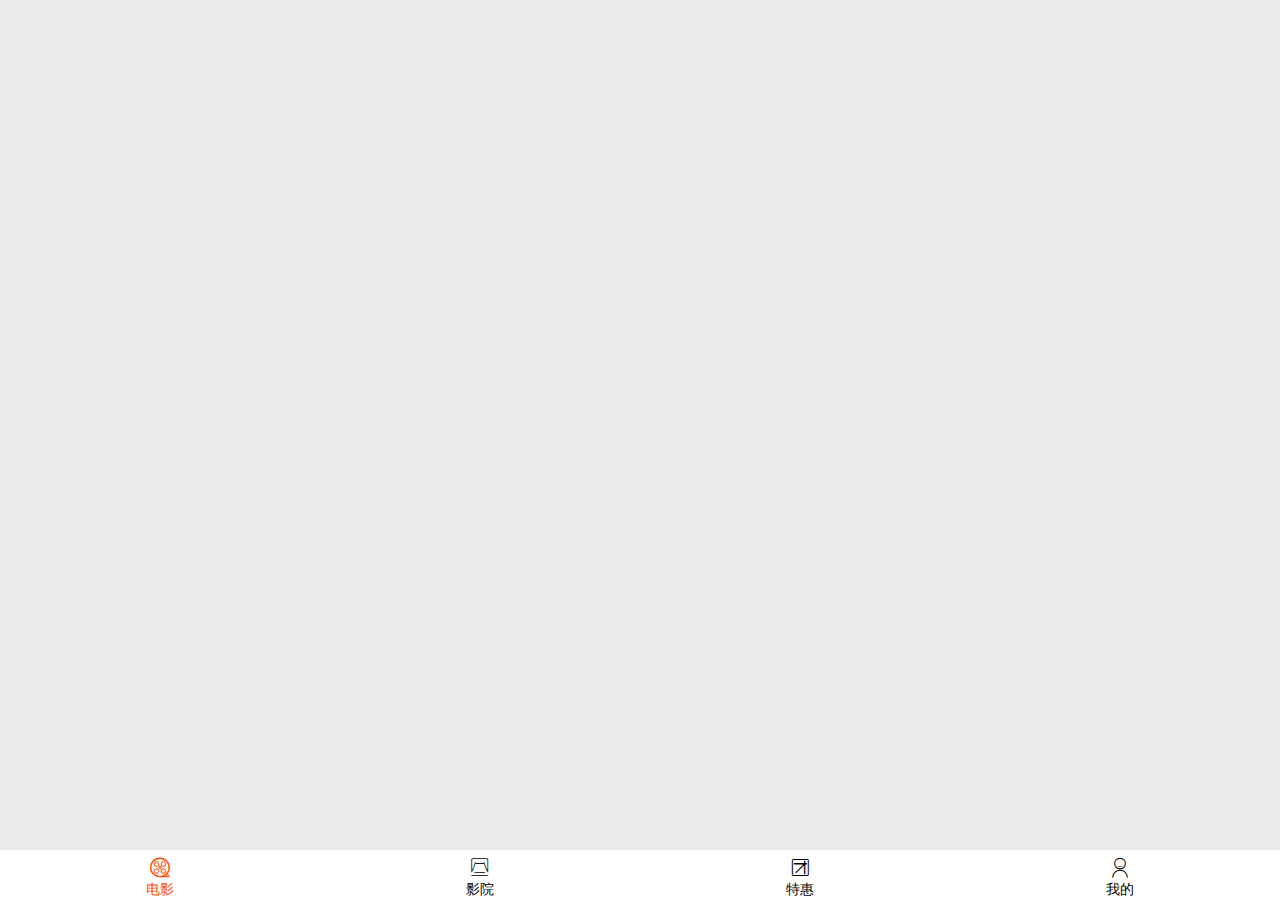
<file: index.html>
<!DOCTYPE html>
<html lang="en">
  <head>
    <meta charset="UTF-8" />
    <meta http-equiv="X-UA-Compatible" content="IE=edge" />
    <meta
      name="viewport"
      content="width=device-width,initial-scale=1,maximum-scale=1,minimum-scale=1,user-scalable=no"
    />
    <title>电影列表</title>
    <link rel="stylesheet" href="./styles/css/common/base.css" />
    <link rel="stylesheet" href="./styles/css/common/common.css" />

    <!-- 轮播 -->
    <link
      rel="stylesheet"
      href="https://unpkg.com/swiper/swiper-bundle.min.css"
    />

    <!-- 引入icon图标 -->
    <link rel="stylesheet" href="./styles/font/iconfont.css" />

    <!-- 业务css -->
    <link rel="stylesheet" href="./styles/css/index.css" />
  </head>

  <body>
    <header class="header wp-100">
      <div class="swiper-container">
        <div class="swiper-wrapper"></div>
        <div class="swiper-pagination"></div>
      </div>
    </header>

    <div class="container wp-100">
      <ul class="bc-fff"></ul>
      <p class="fs-14 get-pull-data"></p>
    </div>

    <div class="nav-bottom-bar wp-100 flex jc-sa ai-c bc-fff fixed">
      <div>
        <a href="./index.html" class="flex ac-sa jc-c fw-r">
          <i class="iconfont icon-dianying"></i>
          <span>电影</span>
        </a>
      </div>
      <div>
        <a href="./cinema.html" class="flex ac-sa jc-c fw-r">
          <i class="iconfont icon-yingyuana"></i>
          <span>影院</span>
        </a>
      </div>
      <div>
        <a href="./preferential.html" class="flex ac-sa jc-c fw-r">
          <i class="iconfont icon-pintuandingdan"></i>
          <span>特惠</span>
        </a>
      </div>
      <div>
        <a href="./my.html" class="flex ac-sa jc-c fw-r">
          <i class="iconfont icon-wode"></i>
          <span>我的</span>
        </a>
      </div>
    </div>

    <script src="https://cdn.bootcdn.net/ajax/libs/jquery/3.6.0/jquery.min.js"></script>
    <script src="./js/utils.js"></script>
    <script src="https://unpkg.com/swiper/swiper-bundle.min.js"></script>
    <script src="./js/index.js"></script>
  </body>
</html>
</file>
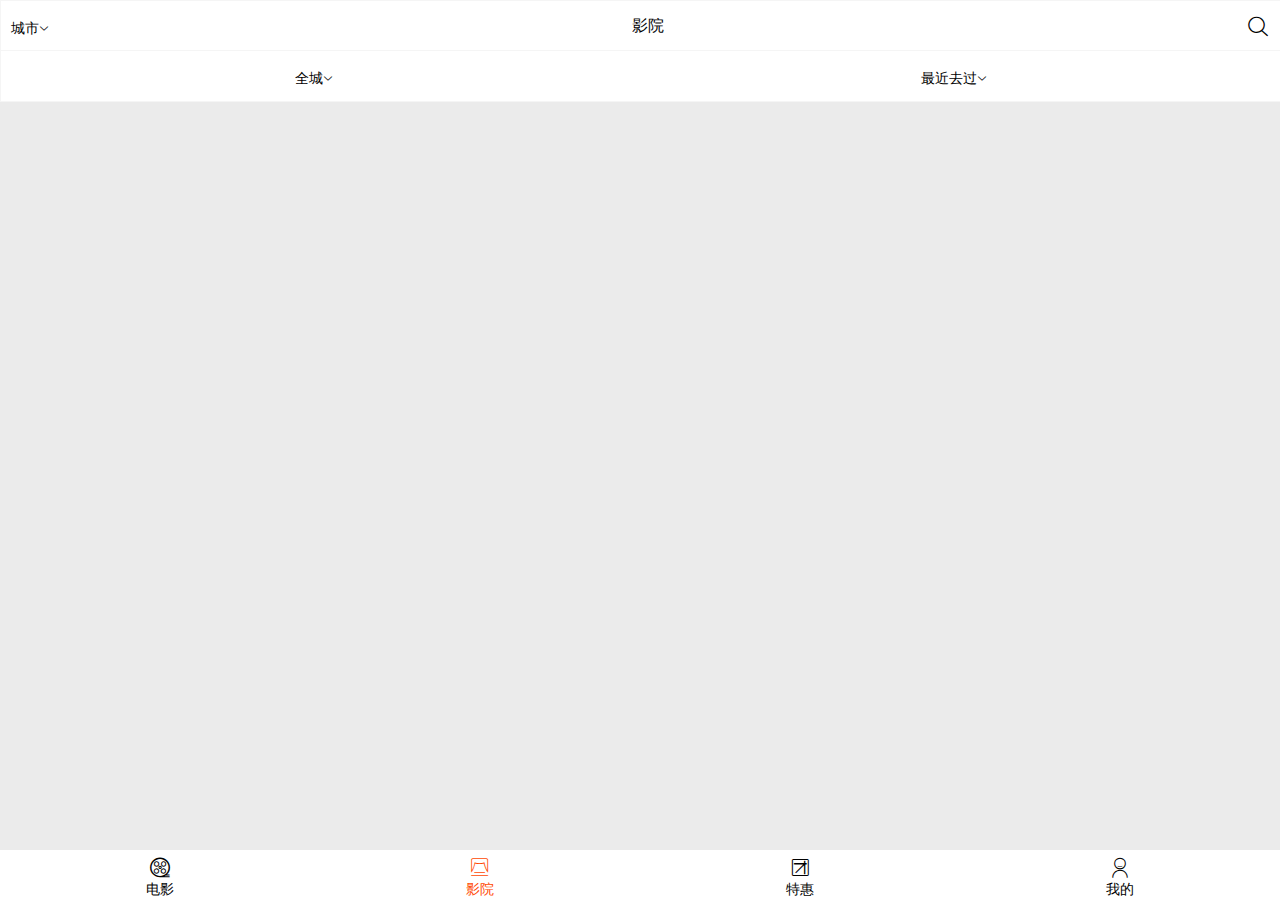
<file: cinema.html>
<!DOCTYPE html>
<html lang="en">

<head>
  <meta charset="UTF-8">
  <meta http-equiv="X-UA-Compatible" content="IE=edge">
  <meta name="viewport" content="width=device-width,initial-scale=1,maximum-scale=1,minimum-scale=1,user-scalable=no">
  <title>影院</title>
  <link rel="stylesheet" href="./styles/css/common/base.css">
  <link rel="stylesheet" href="./styles/css/common/common.css">

  <!-- 引入icon图标 -->
  <link rel="stylesheet" href="./styles/font/iconfont.css">

  <!-- 业务css -->
  <link rel="stylesheet" href="./styles/css/cinema.css">
</head>

<body>

  <div class="nav-top wp-100 bc-fff flex jc-sb ai-c fixed">

    <div class="ml-10">
      <span class="fs-14">城市</span>
      <i class="iconfont icon-icon1"></i>
    </div>

    <span>影院</span>

    <i class="iconfont icon-sousuo mr-10"></i>
  </div>

  <div class="nav-middle-bar wp-100 bc-fff flex jc-sa ai-c fixed">
    <div class="all-city-btn">
      <span class="fs-14">全城</span>
      <i class="iconfont icon-icon1 rotate"></i>
    </div>
    <div>
      <span class="fs-14">最近去过</span>
      <i class="iconfont icon-icon1"></i>
    </div>
  </div>

  <div class="change-city fixed wp-100 bc-fff  ">
    <div class="flex fw-r jc-sb change-city-container">
      <span class="active">全城</span>
      <span>福田区</span>
      <span>南山区</span>
      <span>龙华区</span>
      <span>龙岗区</span>
      <span>宝安区</span>
      <span>罗湖区</span>
      <span>盐田区</span>
      <span>坪山区</span>
    </div>
  </div>

<div class="mask wp-100 fixed"></div>

  <div class="container wp-100 mt-5">
    <ul class="bc-fff container-list"></ul>
  </div>

  <div class="nav-bottom-bar wp-100 flex jc-sa ai-c bc-fff fixed">
    <div>
      <a href="./index.html" class="flex ac-sa jc-c fw-r">
        <i class="iconfont icon-dianying"></i>
        <span>电影</span>
      </a>
    </div>
    <div>
      <a href="./cinema.html" class="flex ac-sa jc-c fw-r">
        <i class="iconfont icon-yingyuana"></i>
        <span>影院</span>
      </a>
    </div>
    <div>
      <a href="./preferential.html" class="flex ac-sa jc-c fw-r">
        <i class="iconfont icon-pintuandingdan"></i>
        <span>特惠</span>
      </a>
    </div>
    <div>
      <a href="./my.html" class="flex ac-sa jc-c fw-r">
        <i class="iconfont icon-wode"></i>
        <span>我的</span>
      </a>
    </div>
  </div>

  <script src="https://cdn.bootcdn.net/ajax/libs/jquery/3.6.0/jquery.min.js"></script>
  <script src="./js/utils.js"></script>
  <script src="./js/cinema.js"></script>
</body>

</html>
</file>
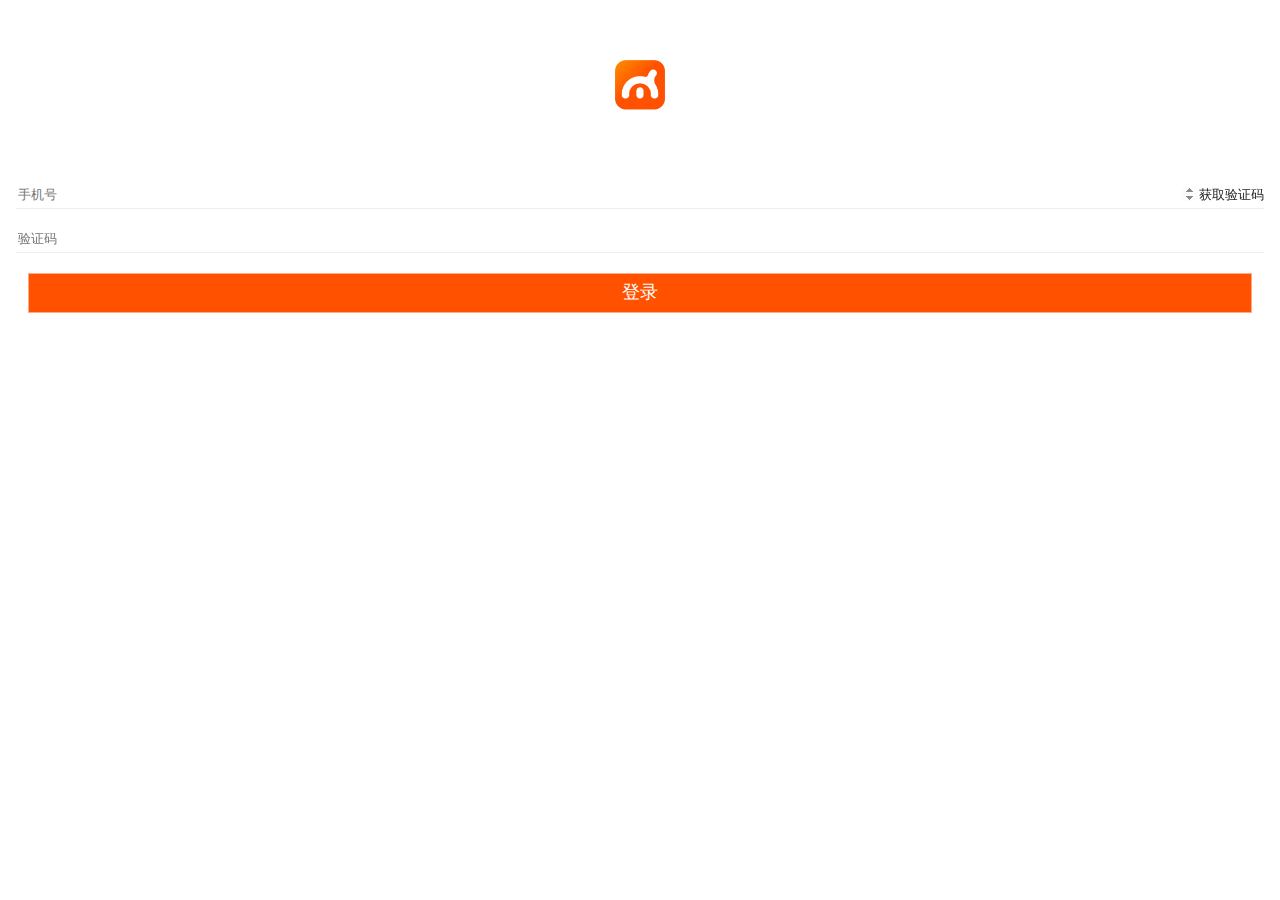
<file: login.html>
<!DOCTYPE html>
<html lang="en">

<head>
  <meta charset="UTF-8">
  <meta http-equiv="X-UA-Compatible" content="IE=edge">
  <meta name="viewport" content="width=device-width,initial-scale=1,maximum-scale=1,minimum-scale=1,user-scalable=no">
  <title>登录</title>
  <link rel="stylesheet" href="./styles/css/common/base.css">
  <link rel="stylesheet" href="./styles/css/common/common.css">

  <!-- 业务css -->
  <link rel="stylesheet" href="./styles/css/login.css">
</head>

<body class="bc-fff">
  <div class="logo-img">
    <img src="./images/business/logo.png" alt="">
  </div>

  <div class="login">
    <div class="user-name flex jc-sb ai-c mt-15 pb-5">
      <input id="phone" type="number" placeholder="手机号" autofocus />
      <span class="fs-13 get-phone-code">获取验证码</span>
    </div>
    <div class="password mt-20 mb-20 pb-5">
      <input type="text" placeholder="验证码" class="code" />
    </div>
    <input type="submit" class="mt-15 fs-18 submit" value="登录">
  </div>

  <script src="https://cdn.bootcdn.net/ajax/libs/jquery/3.6.0/jquery.min.js"></script>
  <script src="./js/utils.js"></script>
  <script src="./js/login.js"></script>
</body>

</html>
</file>
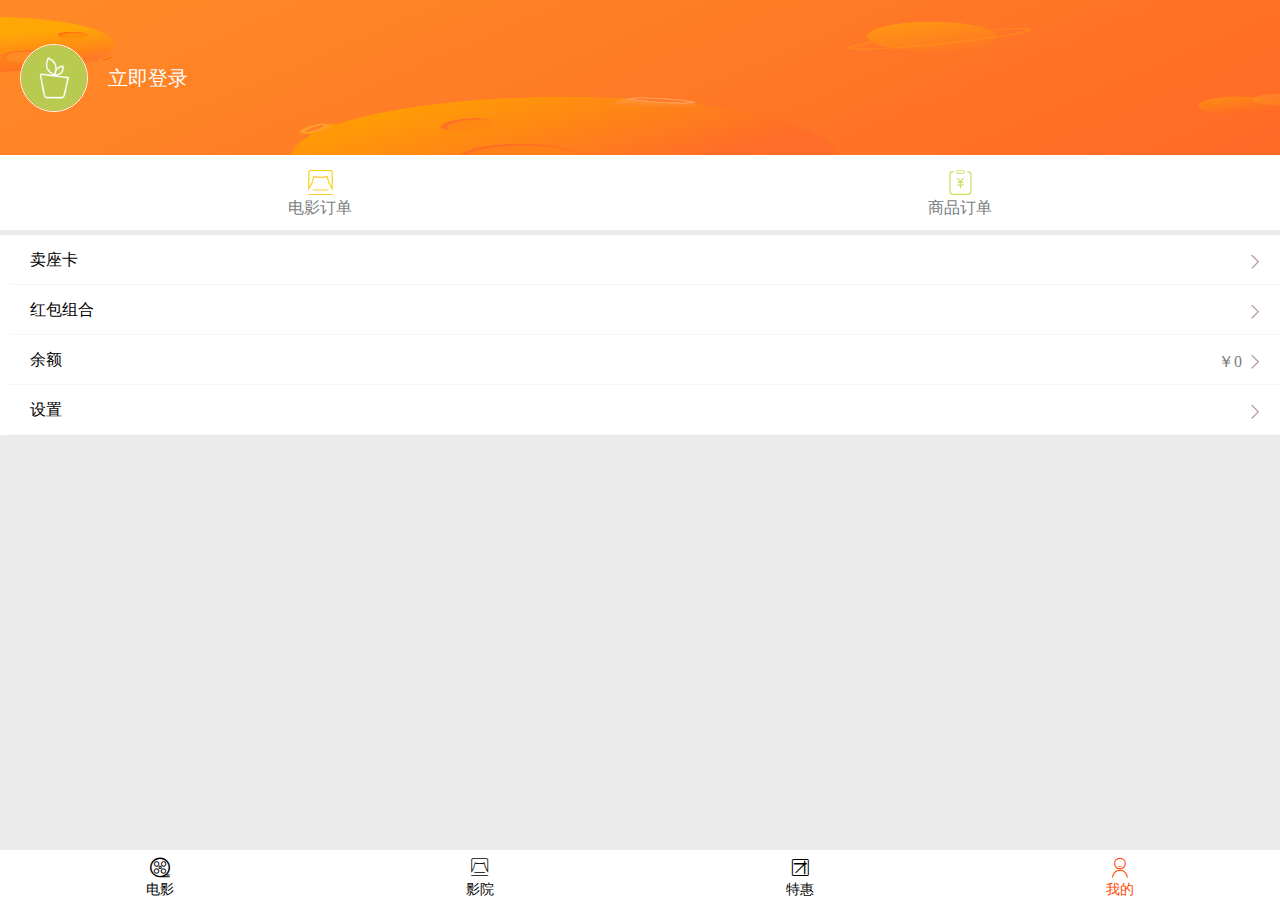
<file: my.html>
<!DOCTYPE html>
<html lang="en">

<head>
  <meta charset="UTF-8">
  <meta http-equiv="X-UA-Compatible" content="IE=edge">
  <meta name="viewport" content="width=device-width,initial-scale=1,maximum-scale=1,minimum-scale=1,user-scalable=no">
  <title>个人中心</title>
  <link rel="stylesheet" href="./styles/css/common/base.css">
  <link rel="stylesheet" href="./styles/css/common/common.css">

  <!-- 引入icon图标 -->
  <link rel="stylesheet" href="./styles/font/iconfont.css">

  <!-- 业务css -->
  <link rel="stylesheet" href="./styles/css/my.css">
</head>

<body>

  <header class="header wp-100 flex ai-c">
    <img class="ml-20" src="./images/business/my-user-img.jpg" alt="">
    <a href="./login.html" class="fc-fff fs-20 ml-20 login">立即登录</a>
  </header>


  <div class="oder wp-100 bc-fff flex jc-sa ai-c">
    <div class="flex jc-c fw-r">
      <i></i>
      <p>电影订单</p>
    </div>
    <div class="flex jc-c fw-r">
      <i></i>
      <p>商品订单</p>
    </div>
  </div>

  <div class="container wp-100 bc-fff">
    <ul class="mt-5">
      <li class="ml-10 flex jc-sb ai-c">
        <span>卖座卡</span>
        <i class="iconfont icon-iconfontjiantou4"></i>
      </li>
      <li class="ml-10 flex jc-sb ai-c">
        <span>红包组合</span>
        <i class="iconfont icon-iconfontjiantou4"></i>
      </li>
      <li class="ml-10 flex jc-sb ai-c">
        <span>余额</span>
        <div>
          <span>￥0</span>
          <i class="iconfont icon-iconfontjiantou4"></i>
        </div>

      </li>
      <li class="ml-10 flex ai-c">
        <a href="./setting.html" class="setting flex jc-sb ai-c">
          <span>设置</span>
          <i class="iconfont icon-iconfontjiantou4"></i>
        </a>

      </li>
    </ul>
  </div>


  <div class="nav-bottom-bar wp-100 flex jc-sa ai-c bc-fff fixed">
    <div>
      <a href="./index.html" class="flex ac-sa jc-c fw-r">
        <i class="iconfont icon-dianying"></i>
        <span>电影</span>
      </a>
    </div>
    <div>
      <a href="./cinema.html" class="flex ac-sa jc-c fw-r">
        <i class="iconfont icon-yingyuana"></i>
        <span>影院</span>
      </a>
    </div>
    <div>
      <a href="./preferential.html" class="flex ac-sa jc-c fw-r">
        <i class="iconfont icon-pintuandingdan"></i>
        <span>特惠</span>
      </a>
    </div>
    <div>
      <a href="./my.html" class="flex ac-sa jc-c fw-r">
        <i class="iconfont icon-wode"></i>
        <span>我的</span>
      </a>
    </div>
  </div>

  <script src="https://cdn.bootcdn.net/ajax/libs/jquery/3.6.0/jquery.min.js"></script>
  <script src='./js/my.js'></script>
</body>

</html>
</file>
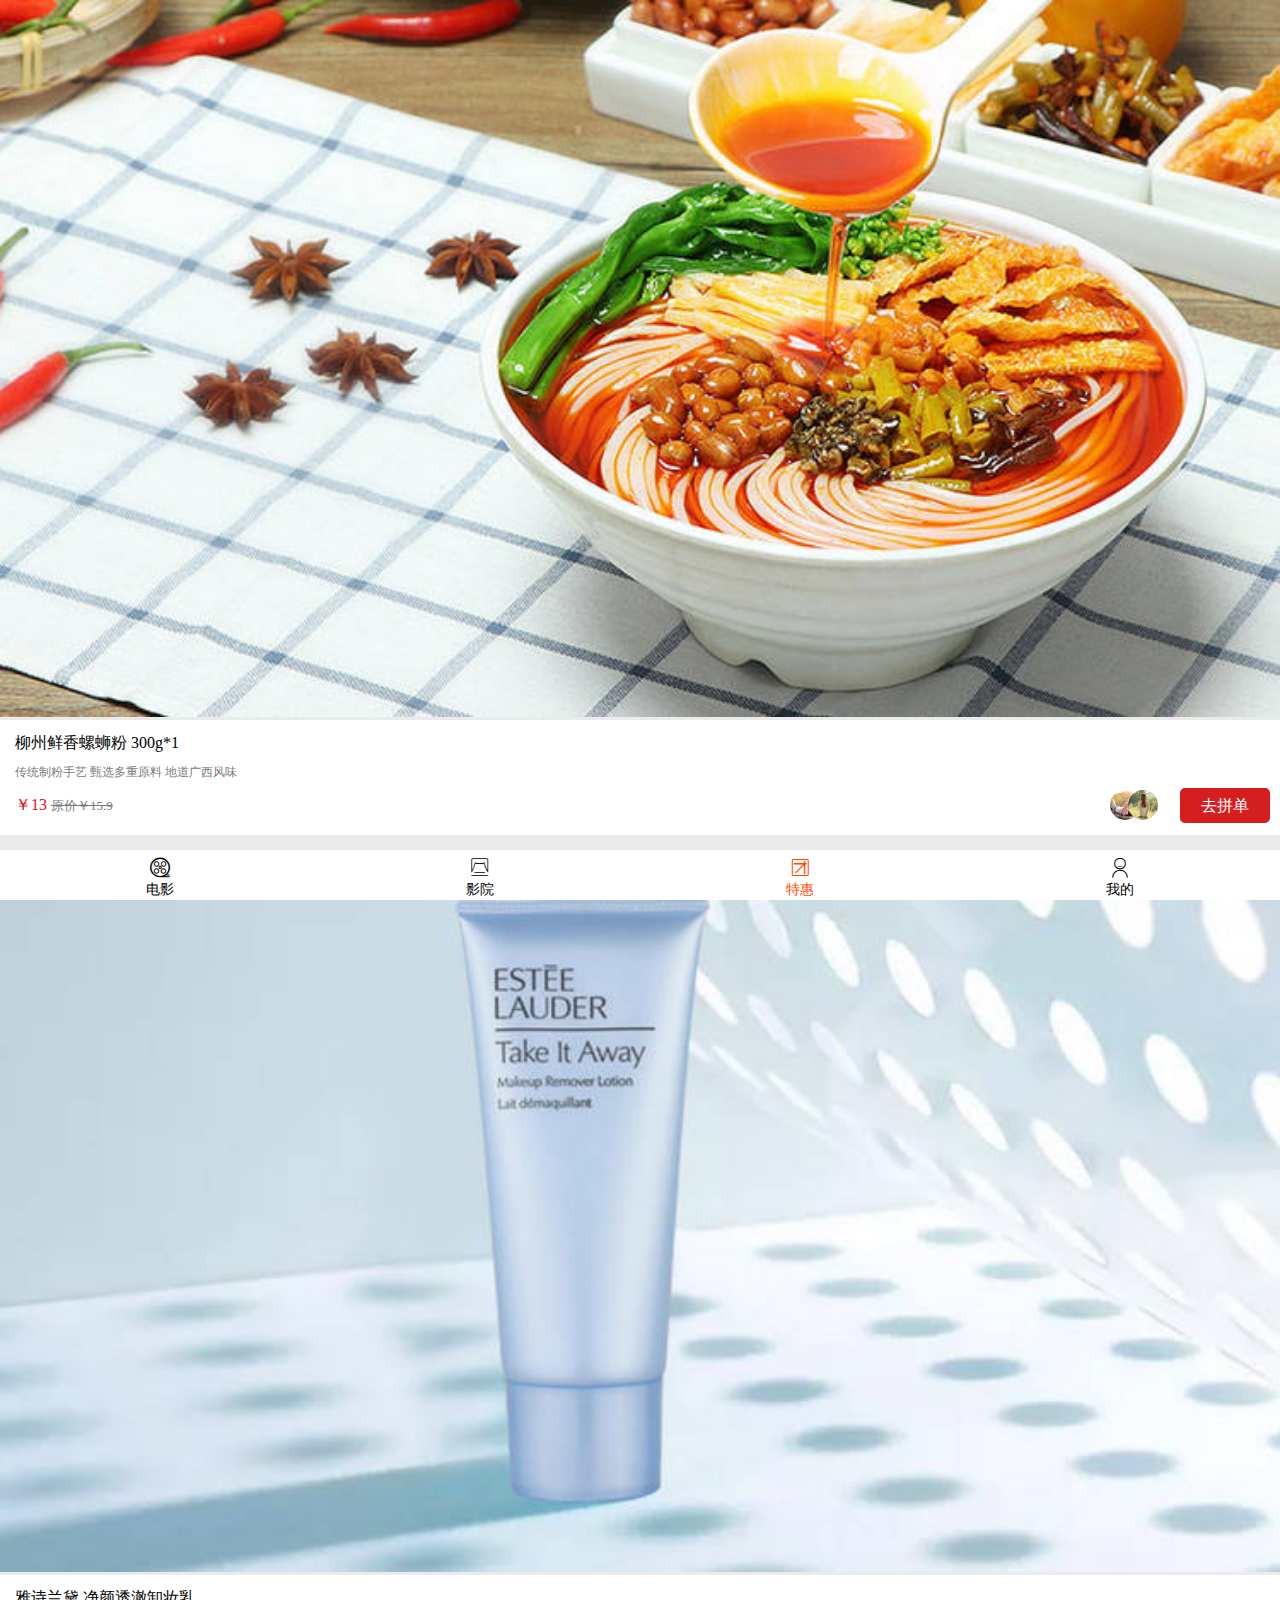
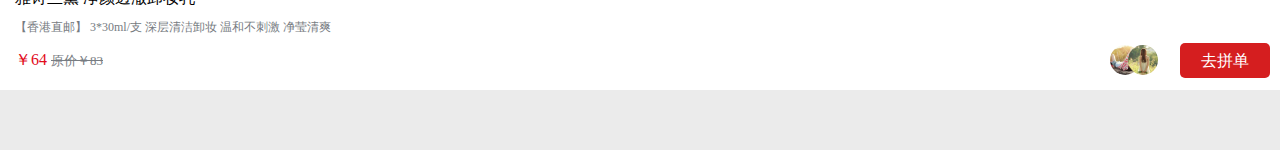
<file: preferential.html>
<!DOCTYPE html>
<html lang="en">

<head>
  <meta charset="UTF-8">
  <meta http-equiv="X-UA-Compatible" content="IE=edge">
  <meta name="viewport" content="width=device-width,initial-scale=1,maximum-scale=1,minimum-scale=1,user-scalable=no">
  <title>特惠</title>
  <link rel="stylesheet" href="./styles/css/common/base.css">
  <link rel="stylesheet" href="./styles/css/common/common.css">

  <!-- 引入icon图标 -->
  <link rel="stylesheet" href="./styles/font/iconfont.css">

  <!-- 业务css -->
  <link rel="stylesheet" href="./styles/css/preferential.css">
</head>

<body>

  <div class="container wp-100">
    <ul>
      <li class="wp-100">
        <img class="wp-100" src="./images/business/preferential-banner-1.jpg" alt="">
        <div class="wp-100 bc-fff">
          <p>柳州鲜香螺蛳粉 300g*1</p>
          <p class="fs-12 mt-15">传统制粉手艺 甄选多重原料 地道广西风味</p>
          <div class="wp-100 flex jc-sb ai-c mt-10">
            <div class>
              <span>￥13</span>
              <span class="fs-13">原价￥15.9</span>
            </div>
            <div class="flex jc-sb ai-c">
              <i></i>
              <span>去拼单</span>
            </div>
          </div>
        </div>
      </li>
      <li class="wp-100 mt-20">
        <img class="wp-100" src="./images/business/preferential-banner-2.jpg" alt="">
        <div class="wp-100 bc-fff">
          <p>雅诗兰黛 净颜透澈卸妆乳</p>
          <p class="fs-12 mt-15">【香港直邮】 3*30ml/支 深层清洁卸妆 温和不刺激 净莹清爽</p>
          <div class="wp-100 flex jc-sb ai-c mt-10">
            <div class>
              <span>￥64</span>
              <span class="fs-13">原价￥83</span>
            </div>
            <div class="flex jc-sb ai-c">
              <i></i>
              <span>去拼单</span>
            </div>
          </div>
        </div>
      </li>
    </ul>

  </div>



  <div class="nav-bottom-bar wp-100 flex jc-sa ai-c bc-fff fixed">
    <div>
      <a href="./index.html" class="flex ac-sa jc-c fw-r">
        <i class="iconfont icon-dianying"></i>
        <span>电影</span>
      </a>
    </div>
    <div>
      <a href="./cinema.html" class="flex ac-sa jc-c fw-r">
        <i class="iconfont icon-yingyuana"></i>
        <span>影院</span>
      </a>
    </div>
    <div>
      <a href="./preferential.html" class="flex ac-sa jc-c fw-r">
        <i class="iconfont icon-pintuandingdan"></i>
        <span>特惠</span>
      </a>
    </div>
    <div>
      <a href="./my.html" class="flex ac-sa jc-c fw-r">
        <i class="iconfont icon-wode"></i>
        <span>我的</span>
      </a>
    </div>
  </div>
</body>

</html>
</file>
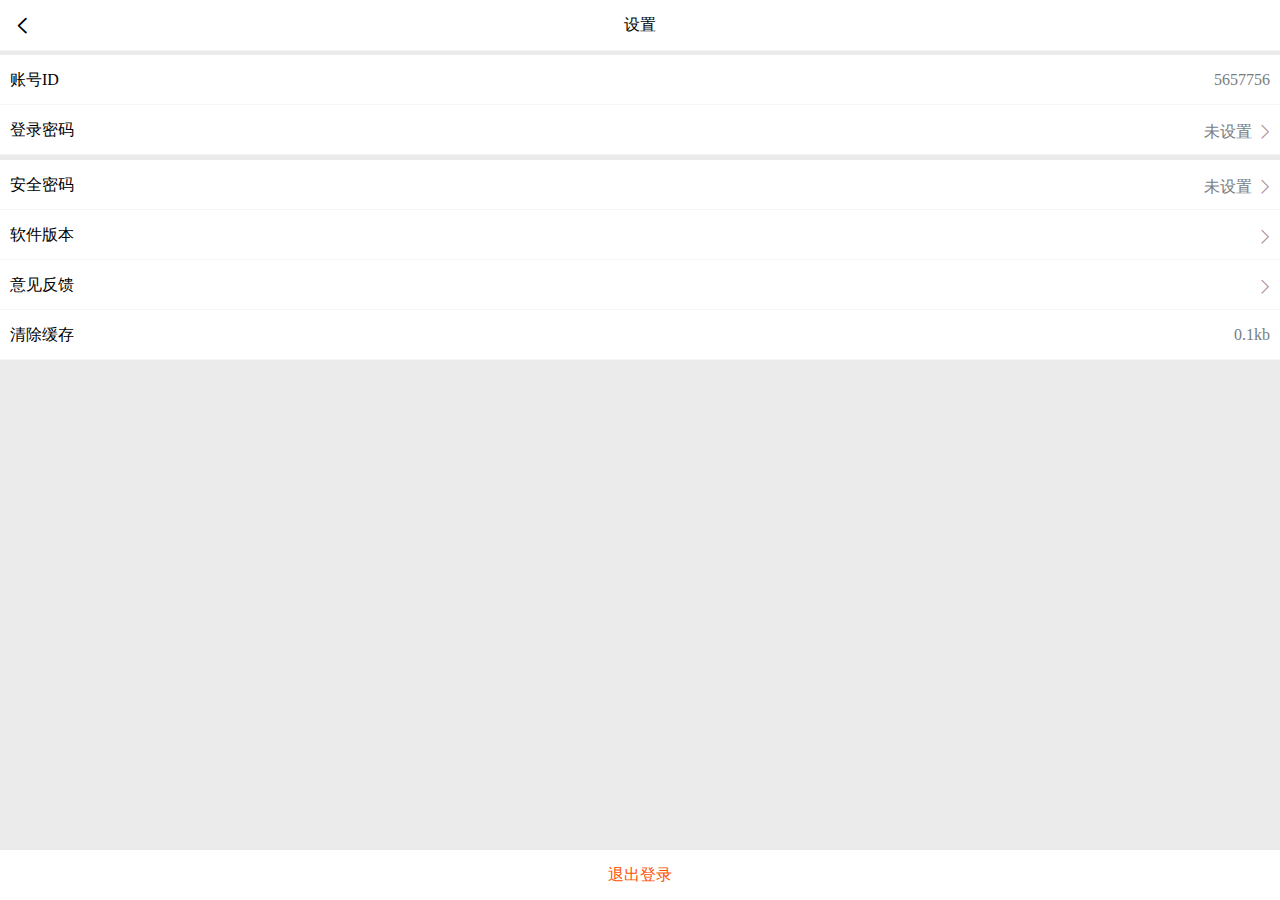
<file: setting.html>
<!DOCTYPE html>
<html lang="en">

<head>
  <meta charset="UTF-8">
  <meta http-equiv="X-UA-Compatible" content="IE=edge">
  <meta name="viewport" content="width=device-width,initial-scale=1,maximum-scale=1,minimum-scale=1,user-scalable=no">
  <title>设置</title>
  <link rel="stylesheet" href="./styles/css/common/base.css">
  <link rel="stylesheet" href="./styles/css/common/common.css">

  <!-- 引入icon图标 -->
  <link rel="stylesheet" href="./styles/font/iconfont.css">

  <!-- 业务css -->
  <link rel="stylesheet" href="./styles/css/setting.css">
</head>

<body>

  <div class="nav-top wp-100 bc-fff flex jc-sb ai-c fixed">
    <a href="./my.html" class="back">
      <i class="iconfont icon-zuojiantou ml-10"></i>
    </a>
    <span>设置</span>
    <i class="mr-10"></i>
  </div>




  <div class="container wp-100">
    <ul class="bc-fff">
      <li class="flex jc-sb ai-c">
        <span>账号ID</span>
        <span class="account-id ">5657756</span>
      </li>
      <li class="flex jc-sb ai-c">
        <span>登录密码</span>
        <div>
          <span>未设置</span>
          <i class="iconfont icon-iconfontjiantou4"></i>
        </div>
      </li>
    </ul>

    <ul class="mt-5 bc-fff">
      <li class="flex jc-sb ai-c">
        <span>安全密码</span>
        <div>
          <span>未设置</span>
          <i class="iconfont icon-iconfontjiantou4"></i>
        </div>
      </li>
      <li class="flex jc-sb ai-c">
        <span>软件版本</span>
        <i class="iconfont icon-iconfontjiantou4"></i>
      </li>
      <li class="flex jc-sb ai-c">
        <span>意见反馈</span>
        <i class="iconfont icon-iconfontjiantou4"></i>
      </li>
      <li class="flex jc-sb ai-c">
        <span>清除缓存</span>
        <div>
          <span>0.1kb</span>
        </div>
      </li>
    </ul>
  </div>

  <div class="footer-log-out wp-100 fixed bc-fff">退出登录</div>

  <script src="https://cdn.bootcdn.net/ajax/libs/jquery/3.6.0/jquery.min.js"></script>
  <script src="./js/utils.js"></script>
  <script src="./js/setting.js"></script>
</body>

</html>
</file>
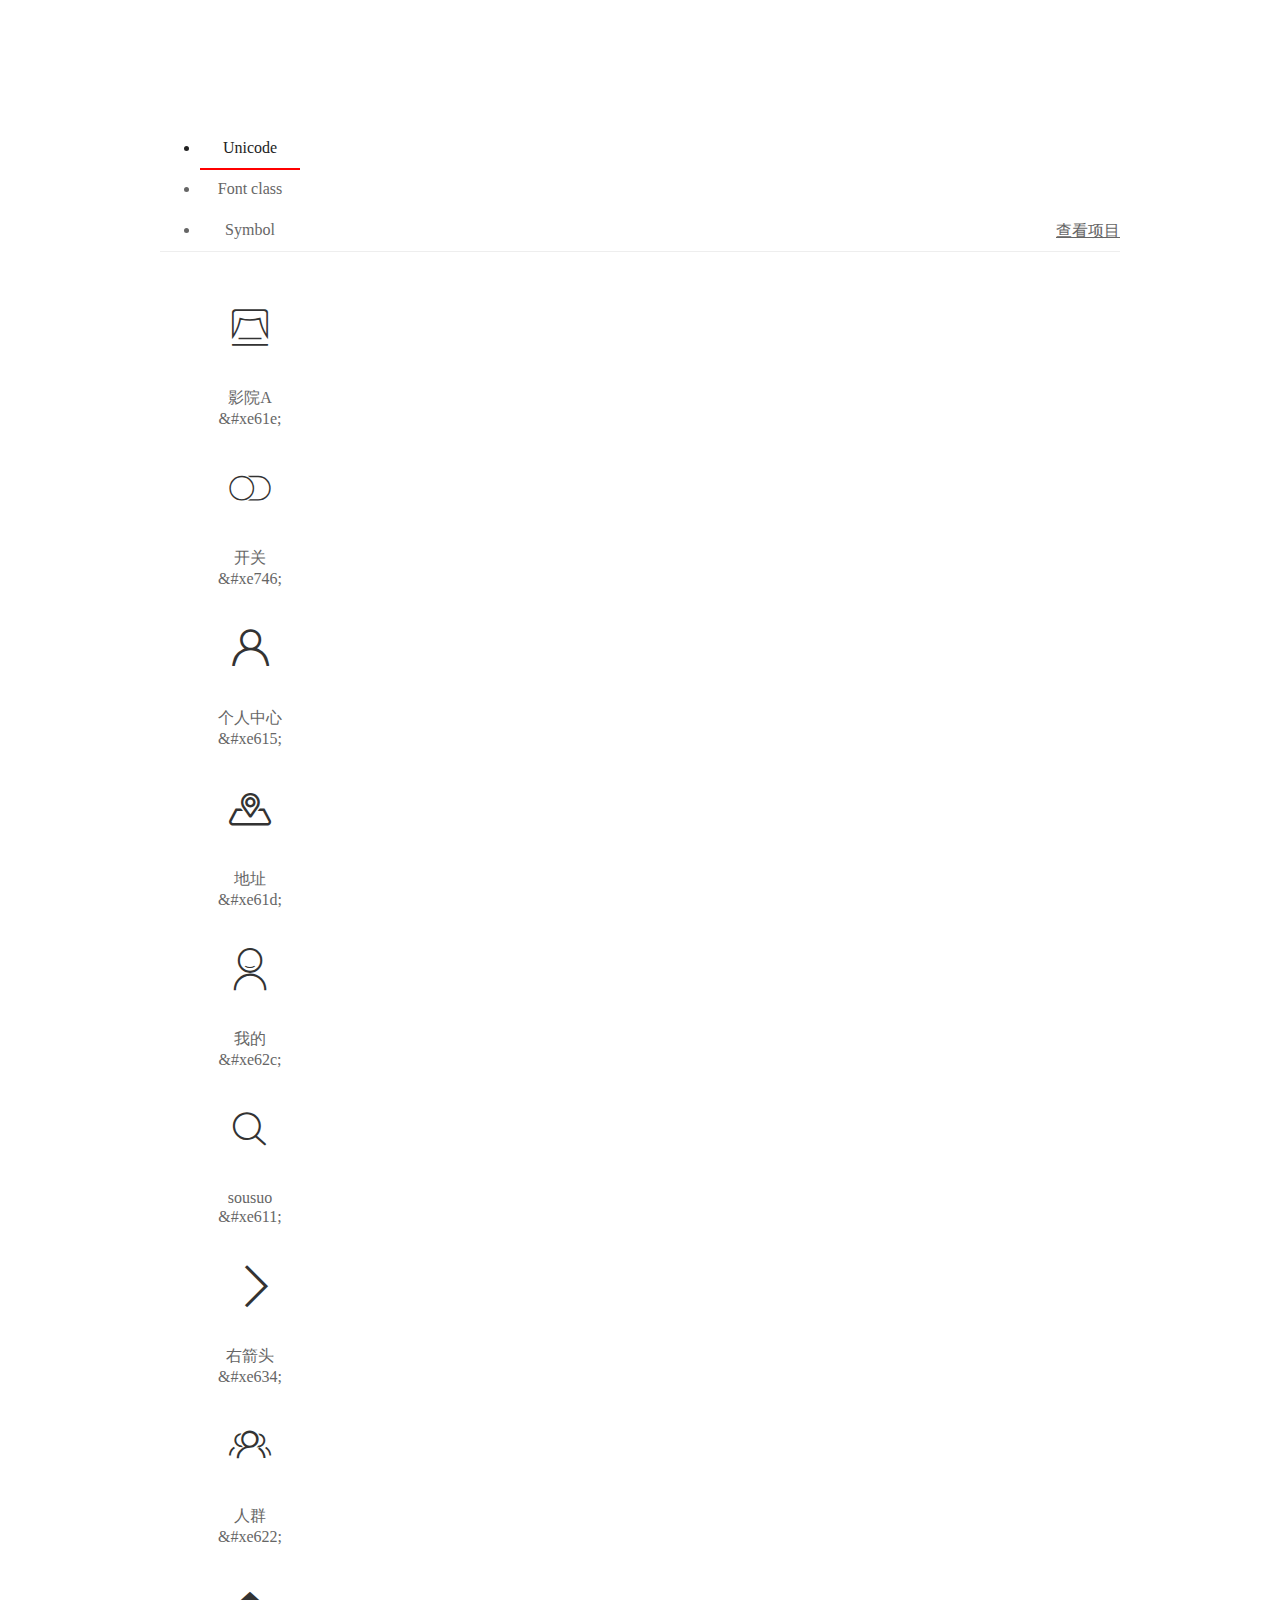
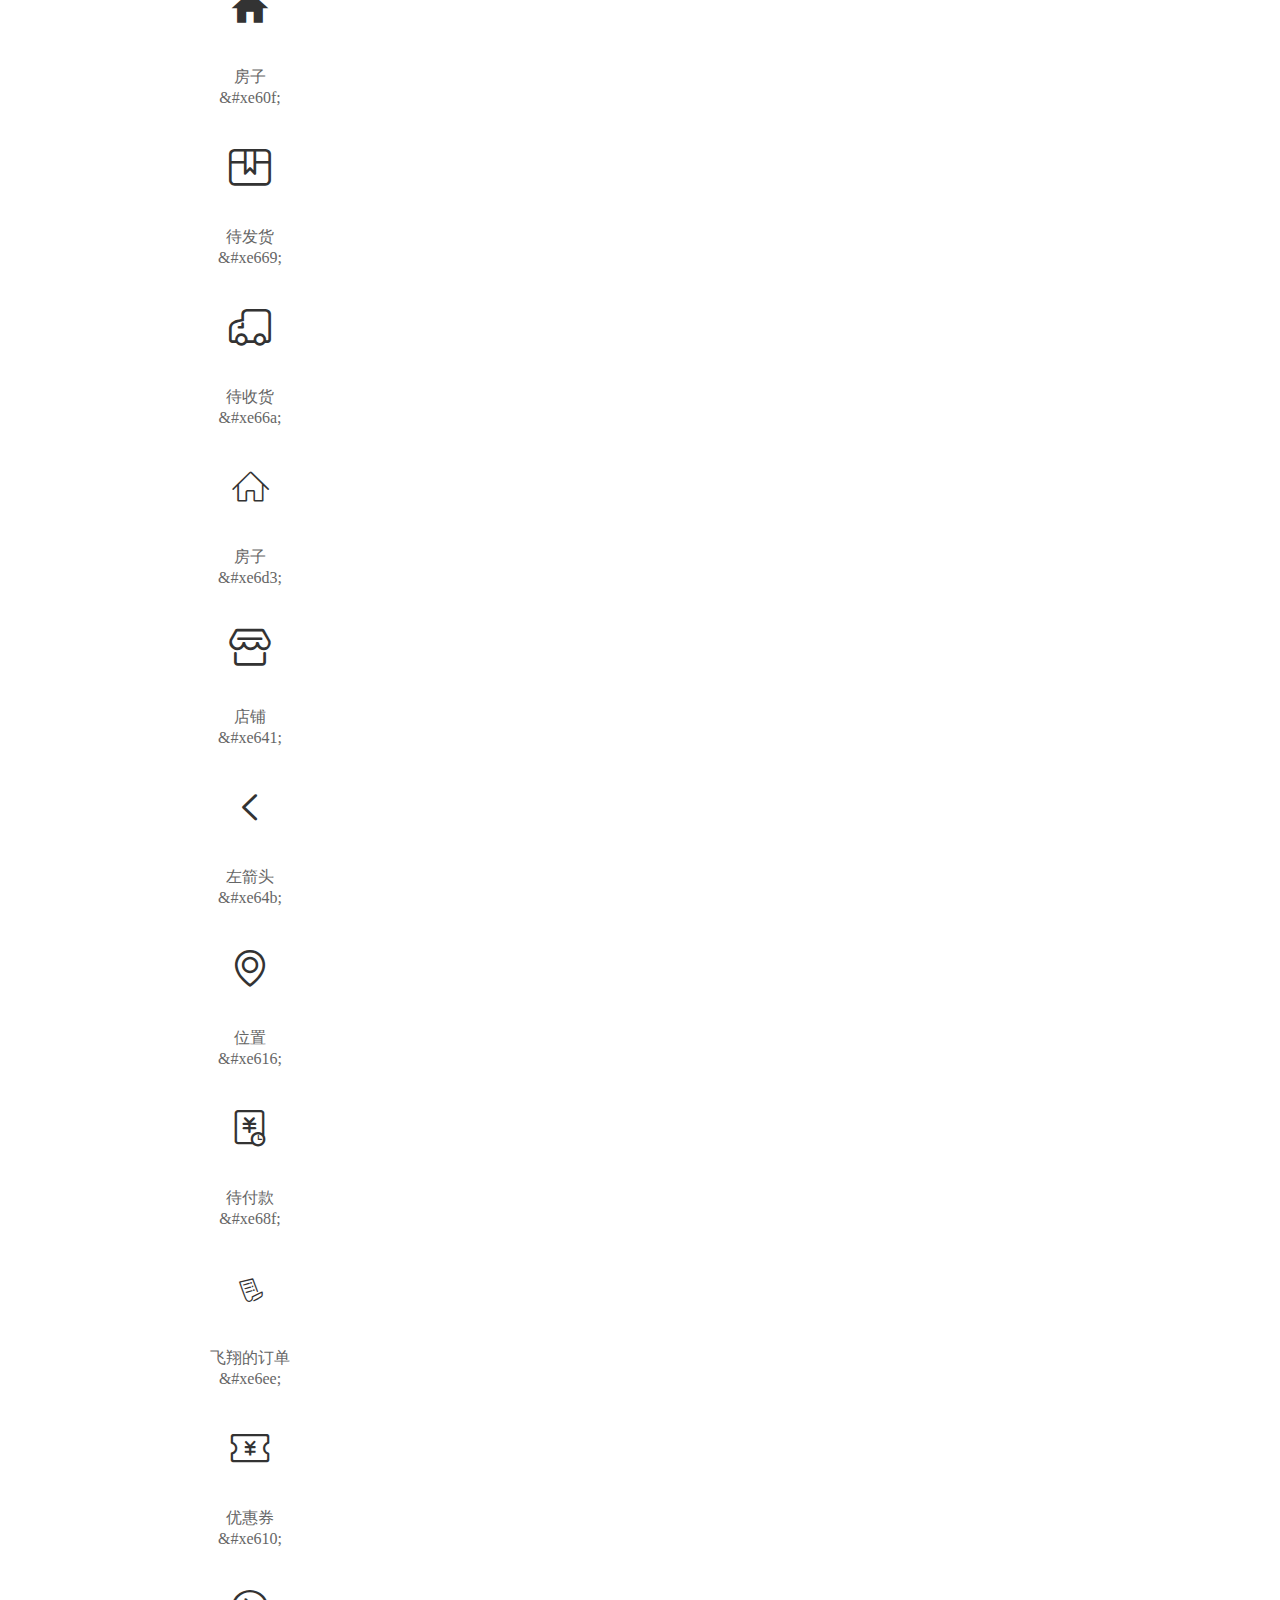
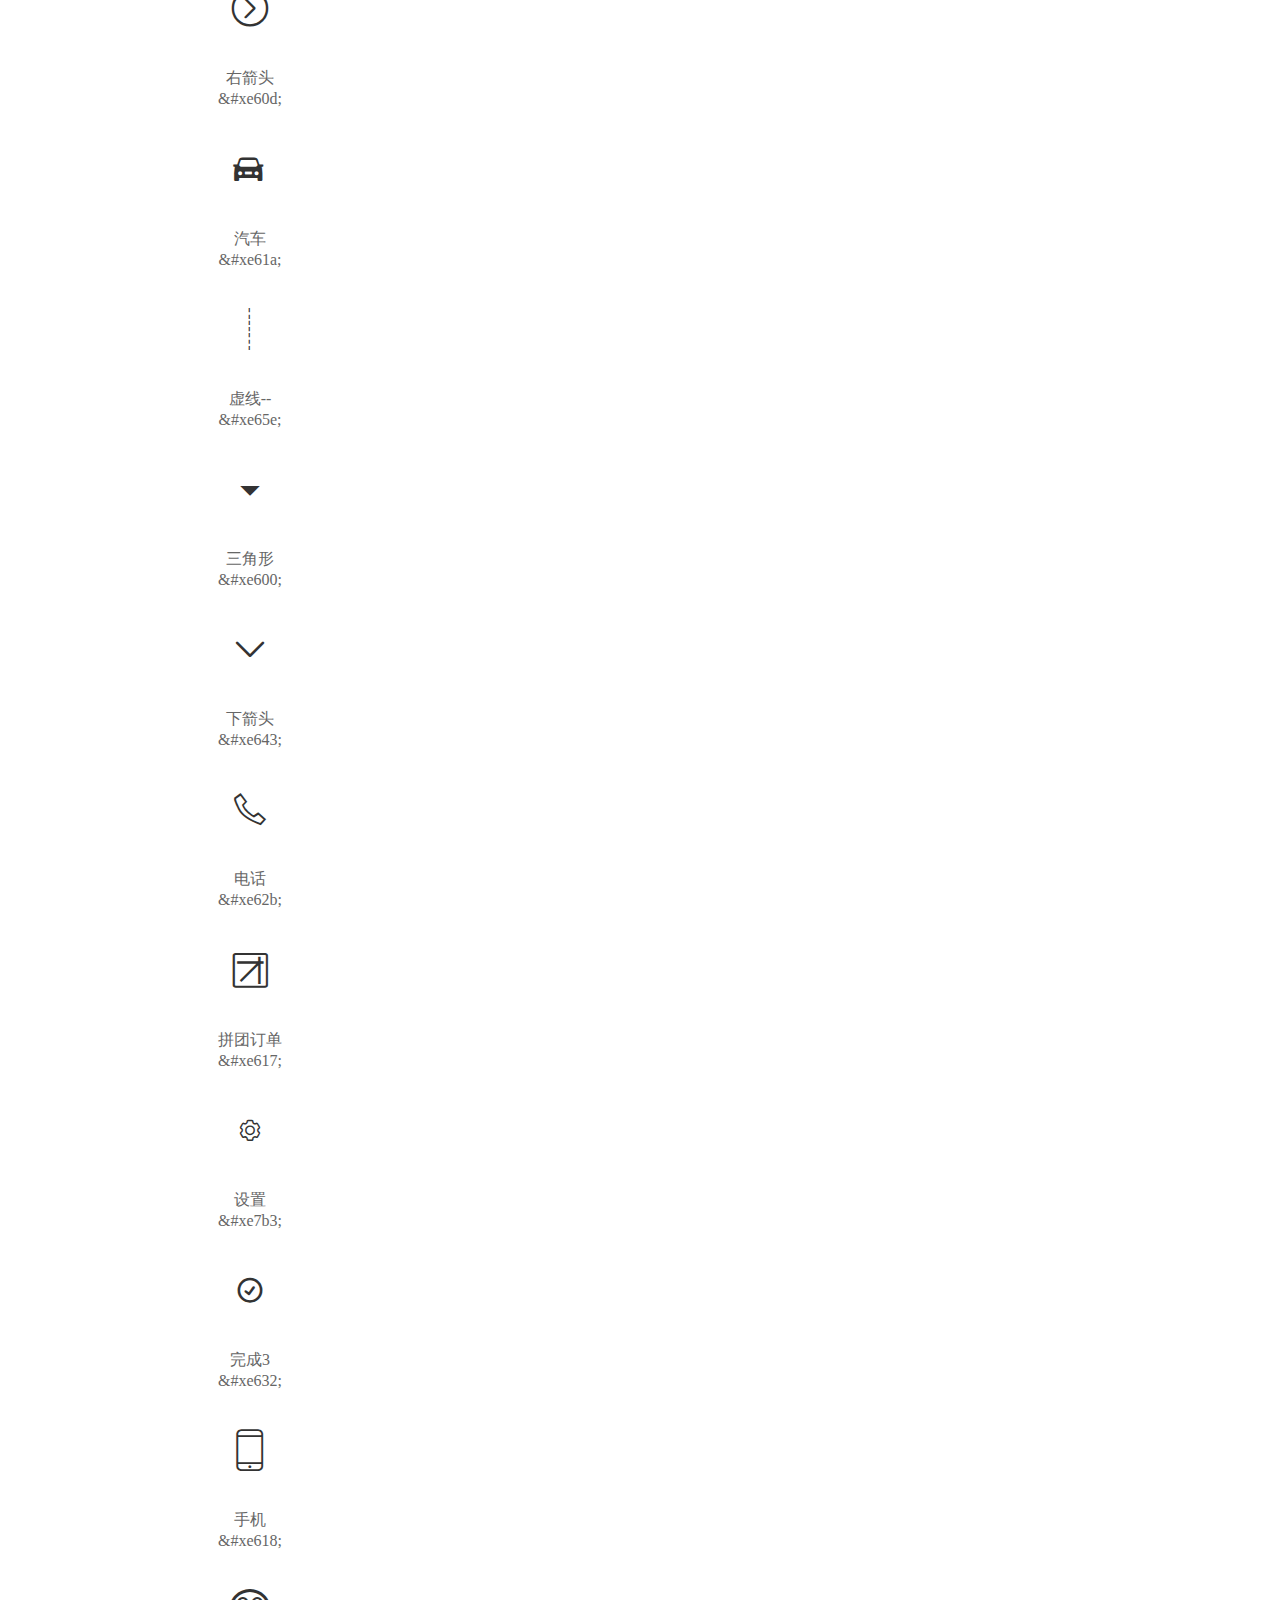
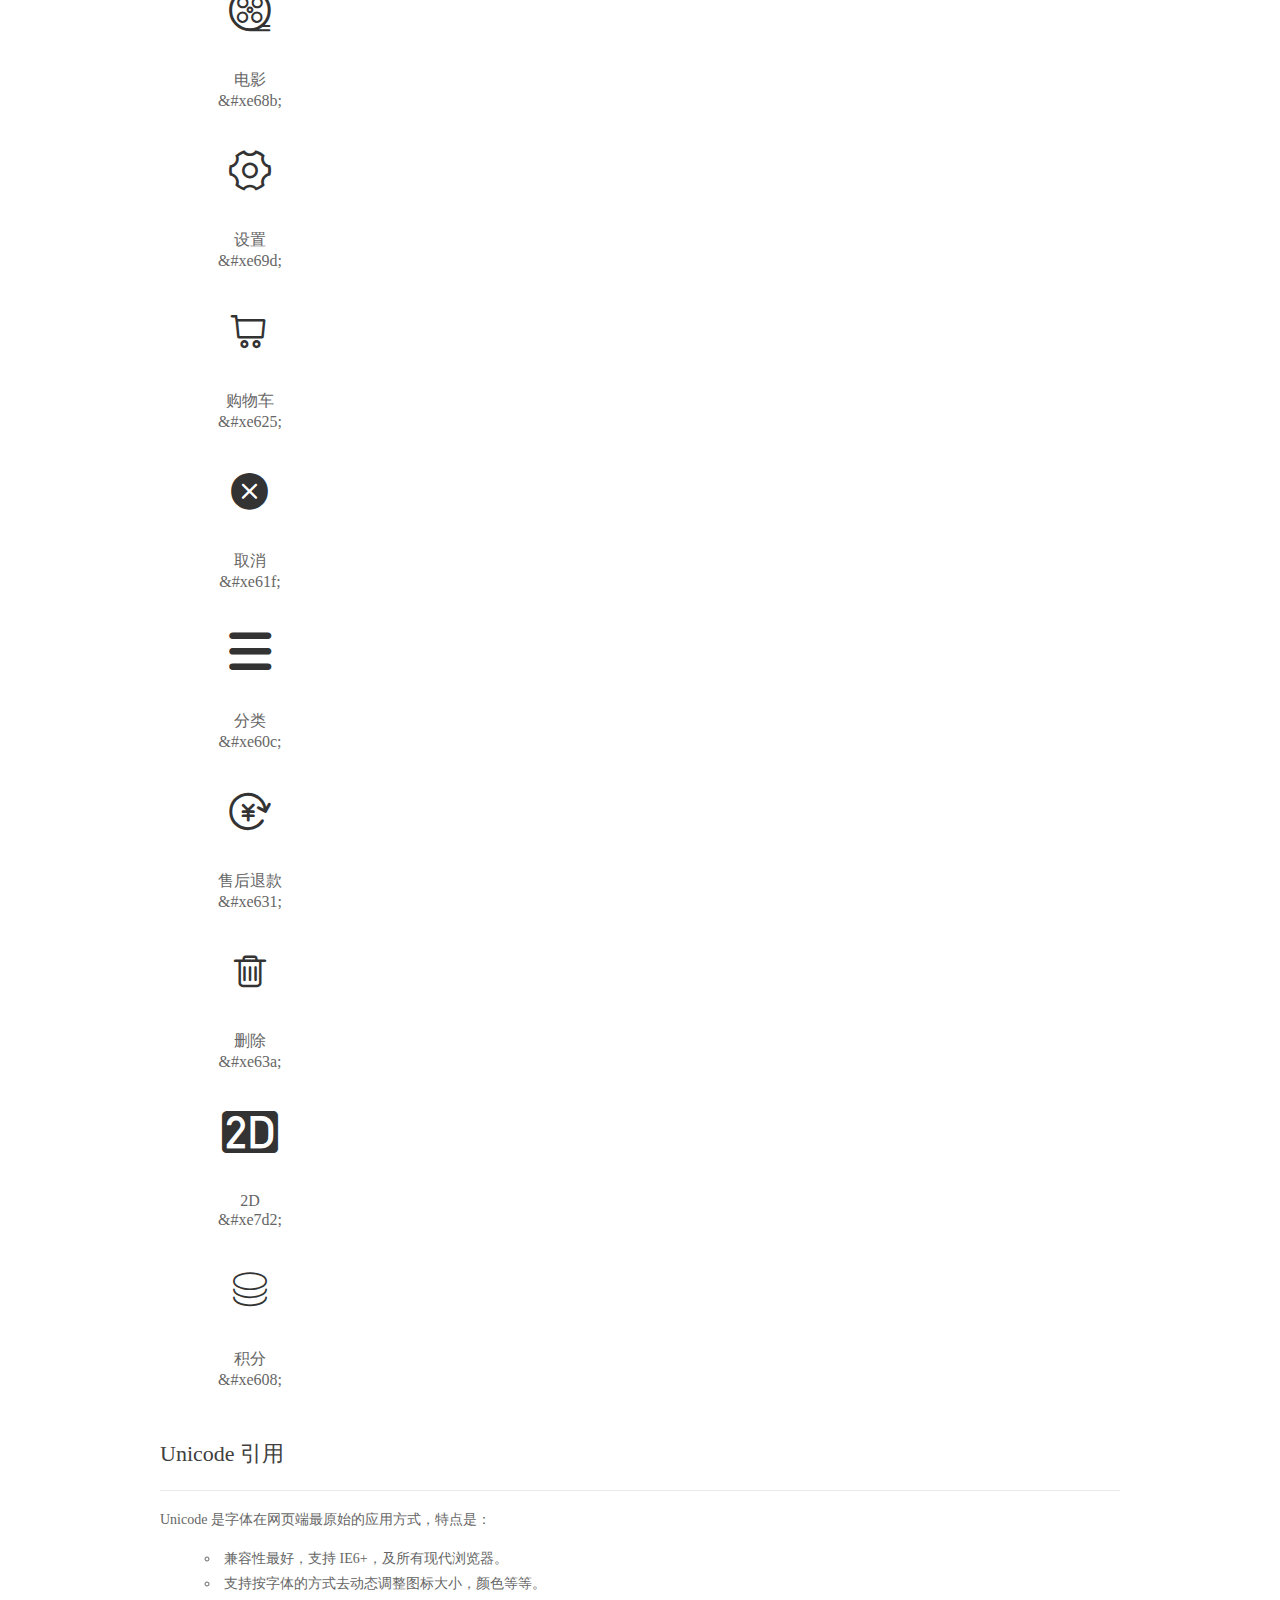
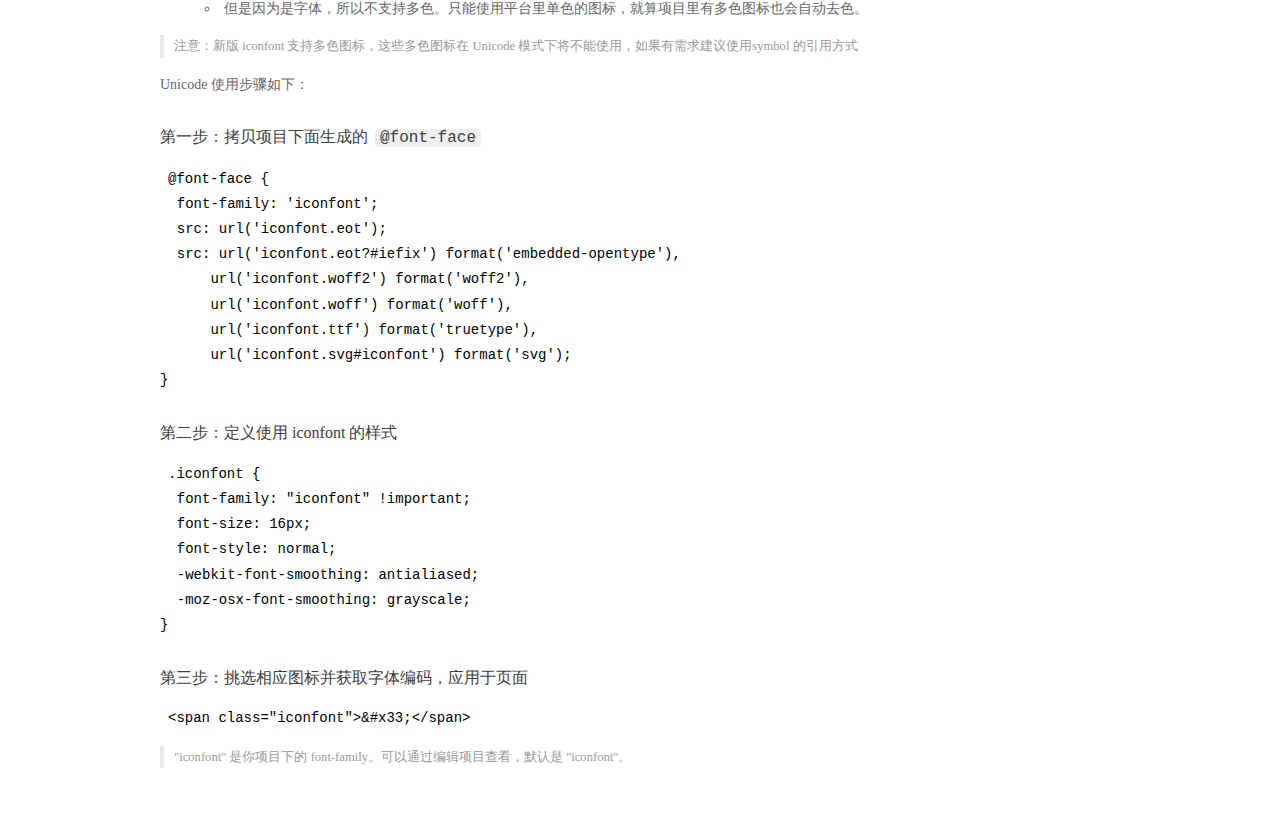
<file: styles/font/demo_index.html>
<!DOCTYPE html>
<html>

<head>
  <meta charset="utf-8" />
  <title>IconFont Demo</title>
  <link rel="shortcut icon" href="https://gtms04.alicdn.com/tps/i4/TB1_oz6GVXXXXaFXpXXJDFnIXXX-64-64.ico"
    type="image/x-icon" />
  <link rel="stylesheet" href="https://g.alicdn.com/thx/cube/1.3.2/cube.min.css">
  <link rel="stylesheet" href="demo.css">
  <link rel="stylesheet" href="iconfont.css">
  <script src="iconfont.js"></script>
  <!-- jQuery -->
  <script src="https://a1.alicdn.com/oss/uploads/2018/12/26/7bfddb60-08e8-11e9-9b04-53e73bb6408b.js"></script>
  <!-- 代码高亮 -->
  <script src="https://a1.alicdn.com/oss/uploads/2018/12/26/a3f714d0-08e6-11e9-8a15-ebf944d7534c.js"></script>
</head>

<body>
  <div class="main">
    <h1 class="logo"><a href="https://www.iconfont.cn/" title="iconfont 首页" target="_blank">&#xe86b;</a></h1>
    <div class="nav-tabs">
      <ul id="tabs" class="dib-box">
        <li class="dib active"><span>Unicode</span></li>
        <li class="dib"><span>Font class</span></li>
        <li class="dib"><span>Symbol</span></li>
      </ul>

      <a href="https://www.iconfont.cn/manage/index?manage_type=myprojects&projectId=997145" target="_blank"
        class="nav-more">查看项目</a>

    </div>
    <div class="tab-container">
      <div class="content unicode" style="display: block;">
        <ul class="icon_lists dib-box">




          <li class="dib">
            <span class="icon iconfont">&#xe61e;</span>
            <div class="name">影院A</div>
            <div class="code-name">&amp;#xe61e;</div>
          </li>

          <li class="dib">
            <span class="icon iconfont">&#xe746;</span>
            <div class="name">开关</div>
            <div class="code-name">&amp;#xe746;</div>
          </li>

          <li class="dib">
            <span class="icon iconfont">&#xe615;</span>
            <div class="name">个人中心</div>
            <div class="code-name">&amp;#xe615;</div>
          </li>

          <li class="dib">
            <span class="icon iconfont">&#xe61d;</span>
            <div class="name">地址</div>
            <div class="code-name">&amp;#xe61d;</div>
          </li>

          <li class="dib">
            <span class="icon iconfont">&#xe62c;</span>
            <div class="name">我的</div>
            <div class="code-name">&amp;#xe62c;</div>
          </li>

          <li class="dib">
            <span class="icon iconfont">&#xe611;</span>
            <div class="name">sousuo</div>
            <div class="code-name">&amp;#xe611;</div>
          </li>

          <li class="dib">
            <span class="icon iconfont">&#xe634;</span>
            <div class="name">右箭头</div>
            <div class="code-name">&amp;#xe634;</div>
          </li>

          <li class="dib">
            <span class="icon iconfont">&#xe622;</span>
            <div class="name">人群</div>
            <div class="code-name">&amp;#xe622;</div>
          </li>

          <li class="dib">
            <span class="icon iconfont">&#xe60f;</span>
            <div class="name">房子</div>
            <div class="code-name">&amp;#xe60f;</div>
          </li>

          <li class="dib">
            <span class="icon iconfont">&#xe669;</span>
            <div class="name">待发货</div>
            <div class="code-name">&amp;#xe669;</div>
          </li>

          <li class="dib">
            <span class="icon iconfont">&#xe66a;</span>
            <div class="name">待收货</div>
            <div class="code-name">&amp;#xe66a;</div>
          </li>

          <li class="dib">
            <span class="icon iconfont">&#xe6d3;</span>
            <div class="name">房子</div>
            <div class="code-name">&amp;#xe6d3;</div>
          </li>

          <li class="dib">
            <span class="icon iconfont">&#xe641;</span>
            <div class="name">店铺</div>
            <div class="code-name">&amp;#xe641;</div>
          </li>

          <li class="dib">
            <span class="icon iconfont">&#xe64b;</span>
            <div class="name">左箭头</div>
            <div class="code-name">&amp;#xe64b;</div>
          </li>

          <li class="dib">
            <span class="icon iconfont">&#xe616;</span>
            <div class="name">位置</div>
            <div class="code-name">&amp;#xe616;</div>
          </li>

          <li class="dib">
            <span class="icon iconfont">&#xe68f;</span>
            <div class="name">待付款</div>
            <div class="code-name">&amp;#xe68f;</div>
          </li>

          <li class="dib">
            <span class="icon iconfont">&#xe6ee;</span>
            <div class="name">飞翔的订单</div>
            <div class="code-name">&amp;#xe6ee;</div>
          </li>

          <li class="dib">
            <span class="icon iconfont">&#xe610;</span>
            <div class="name">优惠券</div>
            <div class="code-name">&amp;#xe610;</div>
          </li>

          <li class="dib">
            <span class="icon iconfont">&#xe60d;</span>
            <div class="name">右箭头</div>
            <div class="code-name">&amp;#xe60d;</div>
          </li>

          <li class="dib">
            <span class="icon iconfont">&#xe61a;</span>
            <div class="name">汽车</div>
            <div class="code-name">&amp;#xe61a;</div>
          </li>

          <li class="dib">
            <span class="icon iconfont">&#xe65e;</span>
            <div class="name">虚线--</div>
            <div class="code-name">&amp;#xe65e;</div>
          </li>

          <li class="dib">
            <span class="icon iconfont">&#xe600;</span>
            <div class="name">三角形</div>
            <div class="code-name">&amp;#xe600;</div>
          </li>

          <li class="dib">
            <span class="icon iconfont">&#xe643;</span>
            <div class="name">下箭头</div>
            <div class="code-name">&amp;#xe643;</div>
          </li>

          <li class="dib">
            <span class="icon iconfont">&#xe62b;</span>
            <div class="name">电话</div>
            <div class="code-name">&amp;#xe62b;</div>
          </li>

          <li class="dib">
            <span class="icon iconfont">&#xe617;</span>
            <div class="name">拼团订单</div>
            <div class="code-name">&amp;#xe617;</div>
          </li>

          <li class="dib">
            <span class="icon iconfont">&#xe7b3;</span>
            <div class="name">设置</div>
            <div class="code-name">&amp;#xe7b3;</div>
          </li>

          <li class="dib">
            <span class="icon iconfont">&#xe632;</span>
            <div class="name">完成3</div>
            <div class="code-name">&amp;#xe632;</div>
          </li>

          <li class="dib">
            <span class="icon iconfont">&#xe618;</span>
            <div class="name">手机</div>
            <div class="code-name">&amp;#xe618;</div>
          </li>

          <li class="dib">
            <span class="icon iconfont">&#xe68b;</span>
            <div class="name">电影 </div>
            <div class="code-name">&amp;#xe68b;</div>
          </li>

          <li class="dib">
            <span class="icon iconfont">&#xe69d;</span>
            <div class="name">设置</div>
            <div class="code-name">&amp;#xe69d;</div>
          </li>

          <li class="dib">
            <span class="icon iconfont">&#xe625;</span>
            <div class="name">购物车</div>
            <div class="code-name">&amp;#xe625;</div>
          </li>

          <li class="dib">
            <span class="icon iconfont">&#xe61f;</span>
            <div class="name">取消</div>
            <div class="code-name">&amp;#xe61f;</div>
          </li>

          <li class="dib">
            <span class="icon iconfont">&#xe60c;</span>
            <div class="name">分类</div>
            <div class="code-name">&amp;#xe60c;</div>
          </li>

          <li class="dib">
            <span class="icon iconfont">&#xe631;</span>
            <div class="name">售后退款</div>
            <div class="code-name">&amp;#xe631;</div>
          </li>

          <li class="dib">
            <span class="icon iconfont">&#xe63a;</span>
            <div class="name">删除</div>
            <div class="code-name">&amp;#xe63a;</div>
          </li>

          <li class="dib">
            <span class="icon iconfont">&#xe7d2;</span>
            <div class="name">2D</div>
            <div class="code-name">&amp;#xe7d2;</div>
          </li>

          <li class="dib">
            <span class="icon iconfont">&#xe608;</span>
            <div class="name">积分</div>
            <div class="code-name">&amp;#xe608;</div>
          </li>



        </ul>
        <div class="article markdown">
          <h2 id="unicode-">Unicode 引用</h2>
          <hr>

          <p>Unicode 是字体在网页端最原始的应用方式，特点是：</p>
          <ul>
            <li>兼容性最好，支持 IE6+，及所有现代浏览器。</li>
            <li>支持按字体的方式去动态调整图标大小，颜色等等。</li>
            <li>但是因为是字体，所以不支持多色。只能使用平台里单色的图标，就算项目里有多色图标也会自动去色。</li>
          </ul>
          <blockquote>
            <p>注意：新版 iconfont 支持多色图标，这些多色图标在 Unicode 模式下将不能使用，如果有需求建议使用symbol 的引用方式</p>
          </blockquote>
          <p>Unicode 使用步骤如下：</p>
          <h3 id="-font-face">第一步：拷贝项目下面生成的 <code>@font-face</code></h3>
          <pre><code class="language-css"
>@font-face {
  font-family: 'iconfont';
  src: url('iconfont.eot');
  src: url('iconfont.eot?#iefix') format('embedded-opentype'),
      url('iconfont.woff2') format('woff2'),
      url('iconfont.woff') format('woff'),
      url('iconfont.ttf') format('truetype'),
      url('iconfont.svg#iconfont') format('svg');
}
</code></pre>
          <h3 id="-iconfont-">第二步：定义使用 iconfont 的样式</h3>
          <pre><code class="language-css"
>.iconfont {
  font-family: "iconfont" !important;
  font-size: 16px;
  font-style: normal;
  -webkit-font-smoothing: antialiased;
  -moz-osx-font-smoothing: grayscale;
}
</code></pre>
          <h3 id="-">第三步：挑选相应图标并获取字体编码，应用于页面</h3>
          <pre>
<code class="language-html"
>&lt;span class="iconfont"&gt;&amp;#x33;&lt;/span&gt;
</code></pre>
          <blockquote>
            <p>"iconfont" 是你项目下的 font-family。可以通过编辑项目查看，默认是 "iconfont"。</p>
          </blockquote>
        </div>
      </div>
      <div class="content font-class">
        <ul class="icon_lists dib-box">

          <li class="dib">
            <span class="icon iconfont icon-tianmaoxingxiang2"></span>
            <div class="name">
              天猫形象2
            </div>
            <div class="code-name">.icon-tianmaoxingxiang2
            </div>
          </li>

          <li class="dib">
            <span class="icon iconfont icon-jiajujiancai"></span>
            <div class="name">
              家具建材
            </div>
            <div class="code-name">.icon-jiajujiancai
            </div>
          </li>

          <li class="dib">
            <span class="icon iconfont icon-iconfontjiantoueps"></span>
            <div class="name">
              小箭头
            </div>
            <div class="code-name">.icon-iconfontjiantoueps
            </div>
          </li>

          <li class="dib">
            <span class="icon iconfont icon-cuofuben"></span>
            <div class="name">
              错 - 副本
            </div>
            <div class="code-name">.icon-cuofuben
            </div>
          </li>

          <li class="dib">
            <span class="icon iconfont icon-iconfontac0202"></span>
            <div class="name">
              小箭头
            </div>
            <div class="code-name">.icon-iconfontac0202
            </div>
          </li>

          <li class="dib">
            <span class="icon iconfont icon-yingyuana"></span>
            <div class="name">
              影院A
            </div>
            <div class="code-name">.icon-yingyuana
            </div>
          </li>

          <li class="dib">
            <span class="icon iconfont icon-switch"></span>
            <div class="name">
              开关
            </div>
            <div class="code-name">.icon-switch
            </div>
          </li>

          <li class="dib">
            <span class="icon iconfont icon-yiyao"></span>
            <div class="name">
              医药
            </div>
            <div class="code-name">.icon-yiyao
            </div>
          </li>

          <li class="dib">
            <span class="icon iconfont icon-iconfonticon5"></span>
            <div class="name">
              个人中心
            </div>
            <div class="code-name">.icon-iconfonticon5
            </div>
          </li>

          <li class="dib">
            <span class="icon iconfont icon-iconfontdizhi"></span>
            <div class="name">
              地址
            </div>
            <div class="code-name">.icon-iconfontdizhi
            </div>
          </li>

          <li class="dib">
            <span class="icon iconfont icon-wanchenggouxuan"></span>
            <div class="name">
              完成勾选
            </div>
            <div class="code-name">.icon-wanchenggouxuan
            </div>
          </li>

          <li class="dib">
            <span class="icon iconfont icon-4376"></span>
            <div class="name">
              图书
            </div>
            <div class="code-name">.icon-4376
            </div>
          </li>

          <li class="dib">
            <span class="icon iconfont icon-wode"></span>
            <div class="name">
              我的
            </div>
            <div class="code-name">.icon-wode
            </div>
          </li>

          <li class="dib">
            <span class="icon iconfont icon-46"></span>
            <div class="name">
              女靴
            </div>
            <div class="code-name">.icon-46
            </div>
          </li>

          <li class="dib">
            <span class="icon iconfont icon-sousuo"></span>
            <div class="name">
              sousuo
            </div>
            <div class="code-name">.icon-sousuo
            </div>
          </li>

          <li class="dib">
            <span class="icon iconfont icon-iconfontjiantou4"></span>
            <div class="name">
              右箭头
            </div>
            <div class="code-name">.icon-iconfontjiantou4
            </div>
          </li>

          <li class="dib">
            <span class="icon iconfont icon-renqun"></span>
            <div class="name">
              人群
            </div>
            <div class="code-name">.icon-renqun
            </div>
          </li>

          <li class="dib">
            <span class="icon iconfont icon-fangzi"></span>
            <div class="name">
              房子
            </div>
            <div class="code-name">.icon-fangzi
            </div>
          </li>

          <li class="dib">
            <span class="icon iconfont icon-icon2"></span>
            <div class="name">
              待发货
            </div>
            <div class="code-name">.icon-icon2
            </div>
          </li>

          <li class="dib">
            <span class="icon iconfont icon-icon3"></span>
            <div class="name">
              待收货
            </div>
            <div class="code-name">.icon-icon3
            </div>
          </li>

          <li class="dib">
            <span class="icon iconfont icon-fangzi1"></span>
            <div class="name">
              房子
            </div>
            <div class="code-name">.icon-fangzi1
            </div>
          </li>

          <li class="dib">
            <span class="icon iconfont icon-ok"></span>
            <div class="name">
              √
            </div>
            <div class="code-name">.icon-ok
            </div>
          </li>

          <li class="dib">
            <span class="icon iconfont icon-icon"></span>
            <div class="name">
              闪电发货
            </div>
            <div class="code-name">.icon-icon
            </div>
          </li>

          <li class="dib">
            <span class="icon iconfont icon-iconnvhai"></span>
            <div class="name">
              icon-女孩
            </div>
            <div class="code-name">.icon-iconnvhai
            </div>
          </li>

          <li class="dib">
            <span class="icon iconfont icon-nvzhuang"></span>
            <div class="name">
              女装
            </div>
            <div class="code-name">.icon-nvzhuang
            </div>
          </li>

          <li class="dib">
            <span class="icon iconfont icon-tubiaomoban11-copy"></span>
            <div class="name">
              男装
            </div>
            <div class="code-name">.icon-tubiaomoban11-copy
            </div>
          </li>

          <li class="dib">
            <span class="icon iconfont icon-dianpu"></span>
            <div class="name">
              店铺
            </div>
            <div class="code-name">.icon-dianpu
            </div>
          </li>

          <li class="dib">
            <span class="icon iconfont icon-zuojiantou"></span>
            <div class="name">
              左箭头
            </div>
            <div class="code-name">.icon-zuojiantou
            </div>
          </li>

          <li class="dib">
            <span class="icon iconfont icon-quanjiasi"></span>
            <div class="name">
              全家私
            </div>
            <div class="code-name">.icon-quanjiasi
            </div>
          </li>

          <li class="dib">
            <span class="icon iconfont icon-weizhi"></span>
            <div class="name">
              位置
            </div>
            <div class="code-name">.icon-weizhi
            </div>
          </li>

          <li class="dib">
            <span class="icon iconfont icon-daifukuan"></span>
            <div class="name">
              待付款
            </div>
            <div class="code-name">.icon-daifukuan
            </div>
          </li>

          <li class="dib">
            <span class="icon iconfont icon-wenhao"></span>
            <div class="name">
              问号
            </div>
            <div class="code-name">.icon-wenhao
            </div>
          </li>

          <li class="dib">
            <span class="icon iconfont icon-weixin"></span>
            <div class="name">
              微信
            </div>
            <div class="code-name">.icon-weixin
            </div>
          </li>

          <li class="dib">
            <span class="icon iconfont icon-dajiadian"></span>
            <div class="name">
              大家电
            </div>
            <div class="code-name">.icon-dajiadian
            </div>
          </li>

          <li class="dib">
            <span class="icon iconfont icon-tmall"></span>
            <div class="name">
              tmall
            </div>
            <div class="code-name">.icon-tmall
            </div>
          </li>

          <li class="dib">
            <span class="icon iconfont icon-jifen"></span>
            <div class="name">
              积分 (1)
            </div>
            <div class="code-name">.icon-jifen
            </div>
          </li>

          <li class="dib">
            <span class="icon iconfont icon-membership-card_icon"></span>
            <div class="name">
              会员卡
            </div>
            <div class="code-name">.icon-membership-card_icon
            </div>
          </li>

          <li class="dib">
            <span class="icon iconfont icon-taobaowang"></span>
            <div class="name">
              淘宝网
            </div>
            <div class="code-name">.icon-taobaowang
            </div>
          </li>

          <li class="dib">
            <span class="icon iconfont icon-zuanshi"></span>
            <div class="name">
              钻石
            </div>
            <div class="code-name">.icon-zuanshi
            </div>
          </li>

          <li class="dib">
            <span class="icon iconfont icon-web-icon-"></span>
            <div class="name">
              飞翔的订单
            </div>
            <div class="code-name">.icon-web-icon-
            </div>
          </li>

          <li class="dib">
            <span class="icon iconfont icon-youhuiquan"></span>
            <div class="name">
              优惠券
            </div>
            <div class="code-name">.icon-youhuiquan
            </div>
          </li>

          <li class="dib">
            <span class="icon iconfont icon-youjiantou"></span>
            <div class="name">
              右箭头
            </div>
            <div class="code-name">.icon-youjiantou
            </div>
          </li>

          <li class="dib">
            <span class="icon iconfont icon-tianmaoxiaobiao"></span>
            <div class="name">
              天猫小标
            </div>
            <div class="code-name">.icon-tianmaoxiaobiao
            </div>
          </li>

          <li class="dib">
            <span class="icon iconfont icon-tianmaochaoshi"></span>
            <div class="name">
              天猫超市
            </div>
            <div class="code-name">.icon-tianmaochaoshi
            </div>
          </li>

          <li class="dib">
            <span class="icon iconfont icon-qiche"></span>
            <div class="name">
              汽车
            </div>
            <div class="code-name">.icon-qiche
            </div>
          </li>

          <li class="dib">
            <span class="icon iconfont icon-xuxian--"></span>
            <div class="name">
              虚线--
            </div>
            <div class="code-name">.icon-xuxian--
            </div>
          </li>

          <li class="dib">
            <span class="icon iconfont icon-triangle-copy-copy-copy"></span>
            <div class="name">
              三角形
            </div>
            <div class="code-name">.icon-triangle-copy-copy-copy
            </div>
          </li>

          <li class="dib">
            <span class="icon iconfont icon-tianmaochaoshi1"></span>
            <div class="name">
              天貓超市
            </div>
            <div class="code-name">.icon-tianmaochaoshi1
            </div>
          </li>

          <li class="dib">
            <span class="icon iconfont icon-icon1"></span>
            <div class="name">
              下箭头
            </div>
            <div class="code-name">.icon-icon1
            </div>
          </li>

          <li class="dib">
            <span class="icon iconfont icon-tianmaoguoji"></span>
            <div class="name">
              天猫国际
            </div>
            <div class="code-name">.icon-tianmaoguoji
            </div>
          </li>

          <li class="dib">
            <span class="icon iconfont icon-weibiaoti-"></span>
            <div class="name">
              电话
            </div>
            <div class="code-name">.icon-weibiaoti-
            </div>
          </li>

          <li class="dib">
            <span class="icon iconfont icon-jingzhunfupin"></span>
            <div class="name">
              精准扶贫
            </div>
            <div class="code-name">.icon-jingzhunfupin
            </div>
          </li>

          <li class="dib">
            <span class="icon iconfont icon-liwu"></span>
            <div class="name">
              礼物
            </div>
            <div class="code-name">.icon-liwu
            </div>
          </li>

          <li class="dib">
            <span class="icon iconfont icon-pintuandingdan"></span>
            <div class="name">
              拼团订单
            </div>
            <div class="code-name">.icon-pintuandingdan
            </div>
          </li>

          <li class="dib">
            <span class="icon iconfont icon-dingdan"></span>
            <div class="name">
              订单
            </div>
            <div class="code-name">.icon-dingdan
            </div>
          </li>

          <li class="dib">
            <span class="icon iconfont icon-D"></span>
            <div class="name">
              3D
            </div>
            <div class="code-name">.icon-D
            </div>
          </li>

          <li class="dib">
            <span class="icon iconfont icon-shezhi"></span>
            <div class="name">
              设置
            </div>
            <div class="code-name">.icon-shezhi
            </div>
          </li>

          <li class="dib">
            <span class="icon iconfont icon-wancheng"></span>
            <div class="name">
              完成3
            </div>
            <div class="code-name">.icon-wancheng
            </div>
          </li>

          <li class="dib">
            <span class="icon iconfont icon-tianmaoguoji1"></span>
            <div class="name">
              天猫国际
            </div>
            <div class="code-name">.icon-tianmaoguoji1
            </div>
          </li>

          <li class="dib">
            <span class="icon iconfont icon-shouji"></span>
            <div class="name">
              手机
            </div>
            <div class="code-name">.icon-shouji
            </div>
          </li>

          <li class="dib">
            <span class="icon iconfont icon-gouwuche3"></span>
            <div class="name">
              购物车
            </div>
            <div class="code-name">.icon-gouwuche3
            </div>
          </li>

          <li class="dib">
            <span class="icon iconfont icon-muyingcopy"></span>
            <div class="name">
              母婴 copy
            </div>
            <div class="code-name">.icon-muyingcopy
            </div>
          </li>

          <li class="dib">
            <span class="icon iconfont icon-chuju"></span>
            <div class="name">
              厨具
            </div>
            <div class="code-name">.icon-chuju
            </div>
          </li>

          <li class="dib">
            <span class="icon iconfont icon-tubiao-"></span>
            <div class="name">
              图标-08
            </div>
            <div class="code-name">.icon-tubiao-
            </div>
          </li>

          <li class="dib">
            <span class="icon iconfont icon-tianmaochaoshi2"></span>
            <div class="name">
              天猫超市
            </div>
            <div class="code-name">.icon-tianmaochaoshi2
            </div>
          </li>

          <li class="dib">
            <span class="icon iconfont icon-dianying"></span>
            <div class="name">
              电影
            </div>
            <div class="code-name">.icon-dianying
            </div>
          </li>

          <li class="dib">
            <span class="icon iconfont icon-shezhi1"></span>
            <div class="name">
              设置
            </div>
            <div class="code-name">.icon-shezhi1
            </div>
          </li>

          <li class="dib">
            <span class="icon iconfont icon-gouwuche"></span>
            <div class="name">
              购物车
            </div>
            <div class="code-name">.icon-gouwuche
            </div>
          </li>

          <li class="dib">
            <span class="icon iconfont icon-xianshi_quxiaotianchong"></span>
            <div class="name">
              取消
            </div>
            <div class="code-name">.icon-xianshi_quxiaotianchong
            </div>
          </li>

          <li class="dib">
            <span class="icon iconfont icon-fenlei"></span>
            <div class="name">
              分类
            </div>
            <div class="code-name">.icon-fenlei
            </div>
          </li>

          <li class="dib">
            <span class="icon iconfont icon-shouhoutuikuan"></span>
            <div class="name">
              售后退款
            </div>
            <div class="code-name">.icon-shouhoutuikuan
            </div>
          </li>

          <li class="dib">
            <span class="icon iconfont icon-danche"></span>
            <div class="name">
              单车
            </div>
            <div class="code-name">.icon-danche
            </div>
          </li>

          <li class="dib">
            <span class="icon iconfont icon-meizhuang"></span>
            <div class="name">
              美妆
            </div>
            <div class="code-name">.icon-meizhuang
            </div>
          </li>

          <li class="dib">
            <span class="icon iconfont icon-qia"></span>
            <div class="name">
              卡
            </div>
            <div class="code-name">.icon-qia
            </div>
          </li>

          <li class="dib">
            <span class="icon iconfont icon-caidan1"></span>
            <div class="name">
              菜单
            </div>
            <div class="code-name">.icon-caidan1
            </div>
          </li>

          <li class="dib">
            <span class="icon iconfont icon-kefu"></span>
            <div class="name">
              客服
            </div>
            <div class="code-name">.icon-kefu
            </div>
          </li>

          <li class="dib">
            <span class="icon iconfont icon-qianbao"></span>
            <div class="name">
              钱包
            </div>
            <div class="code-name">.icon-qianbao
            </div>
          </li>

          <li class="dib">
            <span class="icon iconfont icon-lingshi"></span>
            <div class="name">
              零食
            </div>
            <div class="code-name">.icon-lingshi
            </div>
          </li>

          <li class="dib">
            <span class="icon iconfont icon-shanchu"></span>
            <div class="name">
              删除
            </div>
            <div class="code-name">.icon-shanchu
            </div>
          </li>

          <li class="dib">
            <span class="icon iconfont icon-CombinedShape"></span>
            <div class="name">
              2D
            </div>
            <div class="code-name">.icon-CombinedShape
            </div>
          </li>

          <li class="dib">
            <span class="icon iconfont icon-shu"></span>
            <div class="name">
              竖
            </div>
            <div class="code-name">.icon-shu
            </div>
          </li>

          <li class="dib">
            <span class="icon iconfont icon-wancheng1"></span>
            <div class="name">
              完成
            </div>
            <div class="code-name">.icon-wancheng1
            </div>
          </li>

          <li class="dib">
            <span class="icon iconfont icon-jifen1"></span>
            <div class="name">
              积分
            </div>
            <div class="code-name">.icon-jifen1
            </div>
          </li>

          <li class="dib">
            <span class="icon iconfont icon-nianhuojie"></span>
            <div class="name">
              2019年货节
            </div>
            <div class="code-name">.icon-nianhuojie
            </div>
          </li>

        </ul>
        <div class="article markdown">
          <h2 id="font-class-">font-class 引用</h2>
          <hr>

          <p>font-class 是 Unicode 使用方式的一种变种，主要是解决 Unicode 书写不直观，语意不明确的问题。</p>
          <p>与 Unicode 使用方式相比，具有如下特点：</p>
          <ul>
            <li>兼容性良好，支持 IE8+，及所有现代浏览器。</li>
            <li>相比于 Unicode 语意明确，书写更直观。可以很容易分辨这个 icon 是什么。</li>
            <li>因为使用 class 来定义图标，所以当要替换图标时，只需要修改 class 里面的 Unicode 引用。</li>
            <li>不过因为本质上还是使用的字体，所以多色图标还是不支持的。</li>
          </ul>
          <p>使用步骤如下：</p>
          <h3 id="-fontclass-">第一步：引入项目下面生成的 fontclass 代码：</h3>
          <pre><code class="language-html">&lt;link rel="stylesheet" href="./iconfont.css"&gt;
</code></pre>
          <h3 id="-">第二步：挑选相应图标并获取类名，应用于页面：</h3>
          <pre><code class="language-html">&lt;span class="iconfont icon--xxx"&gt;&lt;/span&gt;
</code></pre>
          <blockquote>
            <p>"
              iconfont" 是你项目下的 font-family。可以通过编辑项目查看，默认是 "iconfont"。</p>
          </blockquote>
        </div>
      </div>
      <div class="content symbol">
        <ul class="icon_lists dib-box">

          <li class="dib">
            <svg class="icon svg-icon" aria-hidden="true">
              <use xlink:href="#icon-tianmaoxingxiang2"></use>
            </svg>
            <div class="name">天猫形象2</div>
            <div class="code-name">#icon-tianmaoxingxiang2</div>
          </li>

          <li class="dib">
            <svg class="icon svg-icon" aria-hidden="true">
              <use xlink:href="#icon-jiajujiancai"></use>
            </svg>
            <div class="name">家具建材</div>
            <div class="code-name">#icon-jiajujiancai</div>
          </li>

          <li class="dib">
            <svg class="icon svg-icon" aria-hidden="true">
              <use xlink:href="#icon-iconfontjiantoueps"></use>
            </svg>
            <div class="name">小箭头</div>
            <div class="code-name">#icon-iconfontjiantoueps</div>
          </li>

          <li class="dib">
            <svg class="icon svg-icon" aria-hidden="true">
              <use xlink:href="#icon-cuofuben"></use>
            </svg>
            <div class="name">错 - 副本</div>
            <div class="code-name">#icon-cuofuben</div>
          </li>

          <li class="dib">
            <svg class="icon svg-icon" aria-hidden="true">
              <use xlink:href="#icon-iconfontac0202"></use>
            </svg>
            <div class="name">小箭头</div>
            <div class="code-name">#icon-iconfontac0202</div>
          </li>

          <li class="dib">
            <svg class="icon svg-icon" aria-hidden="true">
              <use xlink:href="#icon-yingyuana"></use>
            </svg>
            <div class="name">影院A</div>
            <div class="code-name">#icon-yingyuana</div>
          </li>

          <li class="dib">
            <svg class="icon svg-icon" aria-hidden="true">
              <use xlink:href="#icon-switch"></use>
            </svg>
            <div class="name">开关</div>
            <div class="code-name">#icon-switch</div>
          </li>

          <li class="dib">
            <svg class="icon svg-icon" aria-hidden="true">
              <use xlink:href="#icon-yiyao"></use>
            </svg>
            <div class="name">医药</div>
            <div class="code-name">#icon-yiyao</div>
          </li>

          <li class="dib">
            <svg class="icon svg-icon" aria-hidden="true">
              <use xlink:href="#icon-iconfonticon5"></use>
            </svg>
            <div class="name">个人中心</div>
            <div class="code-name">#icon-iconfonticon5</div>
          </li>

          <li class="dib">
            <svg class="icon svg-icon" aria-hidden="true">
              <use xlink:href="#icon-iconfontdizhi"></use>
            </svg>
            <div class="name">地址</div>
            <div class="code-name">#icon-iconfontdizhi</div>
          </li>

          <li class="dib">
            <svg class="icon svg-icon" aria-hidden="true">
              <use xlink:href="#icon-wanchenggouxuan"></use>
            </svg>
            <div class="name">完成勾选</div>
            <div class="code-name">#icon-wanchenggouxuan</div>
          </li>

          <li class="dib">
            <svg class="icon svg-icon" aria-hidden="true">
              <use xlink:href="#icon-4376"></use>
            </svg>
            <div class="name">图书</div>
            <div class="code-name">#icon-4376</div>
          </li>

          <li class="dib">
            <svg class="icon svg-icon" aria-hidden="true">
              <use xlink:href="#icon-wode"></use>
            </svg>
            <div class="name">我的</div>
            <div class="code-name">#icon-wode</div>
          </li>

          <li class="dib">
            <svg class="icon svg-icon" aria-hidden="true">
              <use xlink:href="#icon-46"></use>
            </svg>
            <div class="name">女靴</div>
            <div class="code-name">#icon-46</div>
          </li>

          <li class="dib">
            <svg class="icon svg-icon" aria-hidden="true">
              <use xlink:href="#icon-sousuo"></use>
            </svg>
            <div class="name">sousuo</div>
            <div class="code-name">#icon-sousuo</div>
          </li>

          <li class="dib">
            <svg class="icon svg-icon" aria-hidden="true">
              <use xlink:href="#icon-iconfontjiantou4"></use>
            </svg>
            <div class="name">右箭头</div>
            <div class="code-name">#icon-iconfontjiantou4</div>
          </li>

          <li class="dib">
            <svg class="icon svg-icon" aria-hidden="true">
              <use xlink:href="#icon-renqun"></use>
            </svg>
            <div class="name">人群</div>
            <div class="code-name">#icon-renqun</div>
          </li>

          <li class="dib">
            <svg class="icon svg-icon" aria-hidden="true">
              <use xlink:href="#icon-fangzi"></use>
            </svg>
            <div class="name">房子</div>
            <div class="code-name">#icon-fangzi</div>
          </li>

          <li class="dib">
            <svg class="icon svg-icon" aria-hidden="true">
              <use xlink:href="#icon-icon2"></use>
            </svg>
            <div class="name">待发货</div>
            <div class="code-name">#icon-icon2</div>
          </li>

          <li class="dib">
            <svg class="icon svg-icon" aria-hidden="true">
              <use xlink:href="#icon-icon3"></use>
            </svg>
            <div class="name">待收货</div>
            <div class="code-name">#icon-icon3</div>
          </li>

          <li class="dib">
            <svg class="icon svg-icon" aria-hidden="true">
              <use xlink:href="#icon-fangzi1"></use>
            </svg>
            <div class="name">房子</div>
            <div class="code-name">#icon-fangzi1</div>
          </li>

          <li class="dib">
            <svg class="icon svg-icon" aria-hidden="true">
              <use xlink:href="#icon-ok"></use>
            </svg>
            <div class="name">√</div>
            <div class="code-name">#icon-ok</div>
          </li>

          <li class="dib">
            <svg class="icon svg-icon" aria-hidden="true">
              <use xlink:href="#icon-icon"></use>
            </svg>
            <div class="name">闪电发货</div>
            <div class="code-name">#icon-icon</div>
          </li>

          <li class="dib">
            <svg class="icon svg-icon" aria-hidden="true">
              <use xlink:href="#icon-iconnvhai"></use>
            </svg>
            <div class="name">icon-女孩</div>
            <div class="code-name">#icon-iconnvhai</div>
          </li>

          <li class="dib">
            <svg class="icon svg-icon" aria-hidden="true">
              <use xlink:href="#icon-nvzhuang"></use>
            </svg>
            <div class="name">女装</div>
            <div class="code-name">#icon-nvzhuang</div>
          </li>

          <li class="dib">
            <svg class="icon svg-icon" aria-hidden="true">
              <use xlink:href="#icon-tubiaomoban11-copy"></use>
            </svg>
            <div class="name">男装</div>
            <div class="code-name">#icon-tubiaomoban11-copy</div>
          </li>

          <li class="dib">
            <svg class="icon svg-icon" aria-hidden="true">
              <use xlink:href="#icon-dianpu"></use>
            </svg>
            <div class="name">店铺</div>
            <div class="code-name">#icon-dianpu</div>
          </li>

          <li class="dib">
            <svg class="icon svg-icon" aria-hidden="true">
              <use xlink:href="#icon-zuojiantou"></use>
            </svg>
            <div class="name">左箭头</div>
            <div class="code-name">#icon-zuojiantou</div>
          </li>

          <li class="dib">
            <svg class="icon svg-icon" aria-hidden="true">
              <use xlink:href="#icon-quanjiasi"></use>
            </svg>
            <div class="name">全家私</div>
            <div class="code-name">#icon-quanjiasi</div>
          </li>

          <li class="dib">
            <svg class="icon svg-icon" aria-hidden="true">
              <use xlink:href="#icon-weizhi"></use>
            </svg>
            <div class="name">位置</div>
            <div class="code-name">#icon-weizhi</div>
          </li>

          <li class="dib">
            <svg class="icon svg-icon" aria-hidden="true">
              <use xlink:href="#icon-daifukuan"></use>
            </svg>
            <div class="name">待付款</div>
            <div class="code-name">#icon-daifukuan</div>
          </li>

          <li class="dib">
            <svg class="icon svg-icon" aria-hidden="true">
              <use xlink:href="#icon-wenhao"></use>
            </svg>
            <div class="name">问号</div>
            <div class="code-name">#icon-wenhao</div>
          </li>

          <li class="dib">
            <svg class="icon svg-icon" aria-hidden="true">
              <use xlink:href="#icon-weixin"></use>
            </svg>
            <div class="name">微信 </div>
            <div class="code-name">#icon-weixin</div>
          </li>

          <li class="dib">
            <svg class="icon svg-icon" aria-hidden="true">
              <use xlink:href="#icon-dajiadian"></use>
            </svg>
            <div class="name">大家电</div>
            <div class="code-name">#icon-dajiadian</div>
          </li>

          <li class="dib">
            <svg class="icon svg-icon" aria-hidden="true">
              <use xlink:href="#icon-tmall"></use>
            </svg>
            <div class="name">tmall</div>
            <div class="code-name">#icon-tmall</div>
          </li>

          <li class="dib">
            <svg class="icon svg-icon" aria-hidden="true">
              <use xlink:href="#icon-jifen"></use>
            </svg>
            <div class="name">积分 (1)</div>
            <div class="code-name">#icon-jifen</div>
          </li>

          <li class="dib">
            <svg class="icon svg-icon" aria-hidden="true">
              <use xlink:href="#icon-membership-card_icon"></use>
            </svg>
            <div class="name">会员卡</div>
            <div class="code-name">#icon-membership-card_icon</div>
          </li>

          <li class="dib">
            <svg class="icon svg-icon" aria-hidden="true">
              <use xlink:href="#icon-taobaowang"></use>
            </svg>
            <div class="name">淘宝网</div>
            <div class="code-name">#icon-taobaowang</div>
          </li>

          <li class="dib">
            <svg class="icon svg-icon" aria-hidden="true">
              <use xlink:href="#icon-zuanshi"></use>
            </svg>
            <div class="name">钻石</div>
            <div class="code-name">#icon-zuanshi</div>
          </li>

          <li class="dib">
            <svg class="icon svg-icon" aria-hidden="true">
              <use xlink:href="#icon-web-icon-"></use>
            </svg>
            <div class="name">飞翔的订单</div>
            <div class="code-name">#icon-web-icon-</div>
          </li>

          <li class="dib">
            <svg class="icon svg-icon" aria-hidden="true">
              <use xlink:href="#icon-youhuiquan"></use>
            </svg>
            <div class="name">优惠券</div>
            <div class="code-name">#icon-youhuiquan</div>
          </li>

          <li class="dib">
            <svg class="icon svg-icon" aria-hidden="true">
              <use xlink:href="#icon-youjiantou"></use>
            </svg>
            <div class="name">右箭头</div>
            <div class="code-name">#icon-youjiantou</div>
          </li>

          <li class="dib">
            <svg class="icon svg-icon" aria-hidden="true">
              <use xlink:href="#icon-tianmaoxiaobiao"></use>
            </svg>
            <div class="name">天猫小标</div>
            <div class="code-name">#icon-tianmaoxiaobiao</div>
          </li>

          <li class="dib">
            <svg class="icon svg-icon" aria-hidden="true">
              <use xlink:href="#icon-tianmaochaoshi"></use>
            </svg>
            <div class="name">天猫超市</div>
            <div class="code-name">#icon-tianmaochaoshi</div>
          </li>

          <li class="dib">
            <svg class="icon svg-icon" aria-hidden="true">
              <use xlink:href="#icon-qiche"></use>
            </svg>
            <div class="name">汽车</div>
            <div class="code-name">#icon-qiche</div>
          </li>

          <li class="dib">
            <svg class="icon svg-icon" aria-hidden="true">
              <use xlink:href="#icon-xuxian--"></use>
            </svg>
            <div class="name">虚线--</div>
            <div class="code-name">#icon-xuxian--</div>
          </li>

          <li class="dib">
            <svg class="icon svg-icon" aria-hidden="true">
              <use xlink:href="#icon-triangle-copy-copy-copy"></use>
            </svg>
            <div class="name">三角形</div>
            <div class="code-name">#icon-triangle-copy-copy-copy</div>
          </li>

          <li class="dib">
            <svg class="icon svg-icon" aria-hidden="true">
              <use xlink:href="#icon-tianmaochaoshi1"></use>
            </svg>
            <div class="name">天貓超市</div>
            <div class="code-name">#icon-tianmaochaoshi1</div>
          </li>

          <li class="dib">
            <svg class="icon svg-icon" aria-hidden="true">
              <use xlink:href="#icon-icon1"></use>
            </svg>
            <div class="name">下箭头</div>
            <div class="code-name">#icon-icon1</div>
          </li>

          <li class="dib">
            <svg class="icon svg-icon" aria-hidden="true">
              <use xlink:href="#icon-tianmaoguoji"></use>
            </svg>
            <div class="name">天猫国际</div>
            <div class="code-name">#icon-tianmaoguoji</div>
          </li>

          <li class="dib">
            <svg class="icon svg-icon" aria-hidden="true">
              <use xlink:href="#icon-weibiaoti-"></use>
            </svg>
            <div class="name">电话</div>
            <div class="code-name">#icon-weibiaoti-</div>
          </li>

          <li class="dib">
            <svg class="icon svg-icon" aria-hidden="true">
              <use xlink:href="#icon-jingzhunfupin"></use>
            </svg>
            <div class="name">精准扶贫</div>
            <div class="code-name">#icon-jingzhunfupin</div>
          </li>

          <li class="dib">
            <svg class="icon svg-icon" aria-hidden="true">
              <use xlink:href="#icon-liwu"></use>
            </svg>
            <div class="name">礼物</div>
            <div class="code-name">#icon-liwu</div>
          </li>

          <li class="dib">
            <svg class="icon svg-icon" aria-hidden="true">
              <use xlink:href="#icon-pintuandingdan"></use>
            </svg>
            <div class="name">拼团订单</div>
            <div class="code-name">#icon-pintuandingdan</div>
          </li>

          <li class="dib">
            <svg class="icon svg-icon" aria-hidden="true">
              <use xlink:href="#icon-dingdan"></use>
            </svg>
            <div class="name">订单</div>
            <div class="code-name">#icon-dingdan</div>
          </li>

          <li class="dib">
            <svg class="icon svg-icon" aria-hidden="true">
              <use xlink:href="#icon-D"></use>
            </svg>
            <div class="name">3D</div>
            <div class="code-name">#icon-D</div>
          </li>

          <li class="dib">
            <svg class="icon svg-icon" aria-hidden="true">
              <use xlink:href="#icon-shezhi"></use>
            </svg>
            <div class="name">设置</div>
            <div class="code-name">#icon-shezhi</div>
          </li>

          <li class="dib">
            <svg class="icon svg-icon" aria-hidden="true">
              <use xlink:href="#icon-wancheng"></use>
            </svg>
            <div class="name">完成3</div>
            <div class="code-name">#icon-wancheng</div>
          </li>

          <li class="dib">
            <svg class="icon svg-icon" aria-hidden="true">
              <use xlink:href="#icon-tianmaoguoji1"></use>
            </svg>
            <div class="name">天猫国际</div>
            <div class="code-name">#icon-tianmaoguoji1</div>
          </li>

          <li class="dib">
            <svg class="icon svg-icon" aria-hidden="true">
              <use xlink:href="#icon-shouji"></use>
            </svg>
            <div class="name">手机</div>
            <div class="code-name">#icon-shouji</div>
          </li>

          <li class="dib">
            <svg class="icon svg-icon" aria-hidden="true">
              <use xlink:href="#icon-gouwuche3"></use>
            </svg>
            <div class="name">购物车</div>
            <div class="code-name">#icon-gouwuche3</div>
          </li>

          <li class="dib">
            <svg class="icon svg-icon" aria-hidden="true">
              <use xlink:href="#icon-muyingcopy"></use>
            </svg>
            <div class="name">母婴 copy</div>
            <div class="code-name">#icon-muyingcopy</div>
          </li>

          <li class="dib">
            <svg class="icon svg-icon" aria-hidden="true">
              <use xlink:href="#icon-chuju"></use>
            </svg>
            <div class="name">厨具</div>
            <div class="code-name">#icon-chuju</div>
          </li>

          <li class="dib">
            <svg class="icon svg-icon" aria-hidden="true">
              <use xlink:href="#icon-tubiao-"></use>
            </svg>
            <div class="name">图标-08</div>
            <div class="code-name">#icon-tubiao-</div>
          </li>

          <li class="dib">
            <svg class="icon svg-icon" aria-hidden="true">
              <use xlink:href="#icon-tianmaochaoshi2"></use>
            </svg>
            <div class="name">天猫超市</div>
            <div class="code-name">#icon-tianmaochaoshi2</div>
          </li>

          <li class="dib">
            <svg class="icon svg-icon" aria-hidden="true">
              <use xlink:href="#icon-dianying"></use>
            </svg>
            <div class="name">电影 </div>
            <div class="code-name">#icon-dianying</div>
          </li>

          <li class="dib">
            <svg class="icon svg-icon" aria-hidden="true">
              <use xlink:href="#icon-shezhi1"></use>
            </svg>
            <div class="name">设置</div>
            <div class="code-name">#icon-shezhi1</div>
          </li>

          <li class="dib">
            <svg class="icon svg-icon" aria-hidden="true">
              <use xlink:href="#icon-gouwuche"></use>
            </svg>
            <div class="name">购物车</div>
            <div class="code-name">#icon-gouwuche</div>
          </li>

          <li class="dib">
            <svg class="icon svg-icon" aria-hidden="true">
              <use xlink:href="#icon-xianshi_quxiaotianchong"></use>
            </svg>
            <div class="name">取消</div>
            <div class="code-name">#icon-xianshi_quxiaotianchong</div>
          </li>

          <li class="dib">
            <svg class="icon svg-icon" aria-hidden="true">
              <use xlink:href="#icon-fenlei"></use>
            </svg>
            <div class="name">分类</div>
            <div class="code-name">#icon-fenlei</div>
          </li>

          <li class="dib">
            <svg class="icon svg-icon" aria-hidden="true">
              <use xlink:href="#icon-shouhoutuikuan"></use>
            </svg>
            <div class="name">售后退款</div>
            <div class="code-name">#icon-shouhoutuikuan</div>
          </li>

          <li class="dib">
            <svg class="icon svg-icon" aria-hidden="true">
              <use xlink:href="#icon-danche"></use>
            </svg>
            <div class="name">单车</div>
            <div class="code-name">#icon-danche</div>
          </li>

          <li class="dib">
            <svg class="icon svg-icon" aria-hidden="true">
              <use xlink:href="#icon-meizhuang"></use>
            </svg>
            <div class="name">美妆</div>
            <div class="code-name">#icon-meizhuang</div>
          </li>

          <li class="dib">
            <svg class="icon svg-icon" aria-hidden="true">
              <use xlink:href="#icon-qia"></use>
            </svg>
            <div class="name">卡</div>
            <div class="code-name">#icon-qia</div>
          </li>

          <li class="dib">
            <svg class="icon svg-icon" aria-hidden="true">
              <use xlink:href="#icon-caidan1"></use>
            </svg>
            <div class="name">菜单</div>
            <div class="code-name">#icon-caidan1</div>
          </li>

          <li class="dib">
            <svg class="icon svg-icon" aria-hidden="true">
              <use xlink:href="#icon-kefu"></use>
            </svg>
            <div class="name">客服</div>
            <div class="code-name">#icon-kefu</div>
          </li>

          <li class="dib">
            <svg class="icon svg-icon" aria-hidden="true">
              <use xlink:href="#icon-qianbao"></use>
            </svg>
            <div class="name">钱包</div>
            <div class="code-name">#icon-qianbao</div>
          </li>

          <li class="dib">
            <svg class="icon svg-icon" aria-hidden="true">
              <use xlink:href="#icon-lingshi"></use>
            </svg>
            <div class="name">零食</div>
            <div class="code-name">#icon-lingshi</div>
          </li>

          <li class="dib">
            <svg class="icon svg-icon" aria-hidden="true">
              <use xlink:href="#icon-shanchu"></use>
            </svg>
            <div class="name">删除</div>
            <div class="code-name">#icon-shanchu</div>
          </li>

          <li class="dib">
            <svg class="icon svg-icon" aria-hidden="true">
              <use xlink:href="#icon-CombinedShape"></use>
            </svg>
            <div class="name">2D</div>
            <div class="code-name">#icon-CombinedShape</div>
          </li>

          <li class="dib">
            <svg class="icon svg-icon" aria-hidden="true">
              <use xlink:href="#icon-shu"></use>
            </svg>
            <div class="name">竖</div>
            <div class="code-name">#icon-shu</div>
          </li>

          <li class="dib">
            <svg class="icon svg-icon" aria-hidden="true">
              <use xlink:href="#icon-wancheng1"></use>
            </svg>
            <div class="name">完成</div>
            <div class="code-name">#icon-wancheng1</div>
          </li>

          <li class="dib">
            <svg class="icon svg-icon" aria-hidden="true">
              <use xlink:href="#icon-jifen1"></use>
            </svg>
            <div class="name">积分</div>
            <div class="code-name">#icon-jifen1</div>
          </li>

          <li class="dib">
            <svg class="icon svg-icon" aria-hidden="true">
              <use xlink:href="#icon-nianhuojie"></use>
            </svg>
            <div class="name">2019年货节</div>
            <div class="code-name">#icon-nianhuojie</div>
          </li>

        </ul>
        <div class="article markdown">
          <h2 id="symbol-">Symbol 引用</h2>
          <hr>

          <p>这是一种全新的使用方式，应该说这才是未来的主流，也是平台目前推荐的用法。相关介绍可以参考这篇<a href="">文章</a>
            这种用法其实是做了一个 SVG 的集合，与另外两种相比具有如下特点：</p>
          <ul>
            <li>支持多色图标了，不再受单色限制。</li>
            <li>通过一些技巧，支持像字体那样，通过 <code>font-size</code>, <code>color</code> 来调整样式。</li>
            <li>兼容性较差，支持 IE9+，及现代浏览器。</li>
            <li>浏览器渲染 SVG 的性能一般，还不如 png。</li>
          </ul>
          <p>使用步骤如下：</p>
          <h3 id="-symbol-">第一步：引入项目下面生成的 symbol 代码：</h3>
          <pre><code class="language-html">&lt;script src="./iconfont.js"&gt;&lt;/script&gt;
</code></pre>
          <h3 id="-css-">第二步：加入通用 CSS 代码（引入一次就行）：</h3>
          <pre><code class="language-html">&lt;style&gt;
.icon {
  width: 1em;
  height: 1em;
  vertical-align: -0.15em;
  fill: currentColor;
  overflow: hidden;
}
&lt;/style&gt;
</code></pre>
          <h3 id="-">第三步：挑选相应图标并获取类名，应用于页面：</h3>
          <pre><code class="language-html">&lt;svg class="icon" aria-hidden="true"&gt;
  &lt;use xlink:href="#icon-xxx"&gt;&lt;/use&gt;
&lt;/svg&gt;
</code></pre>
        </div>
      </div>

    </div>
  </div>
  <script>
    $(document).ready(function () {
      $('.tab-container .content:first').show()

      $('#tabs li').click(function (e) {
        var tabContent = $('.tab-container .content')
        var index = $(this).index()

        if ($(this).hasClass('active')) {
          return
        } else {
          $('#tabs li').removeClass('active')
          $(this).addClass('active')

          tabContent.hide().eq(index).fadeIn()
        }
      })
    })
  </script>
</body>

</html>
</file>
<file: styles/css/common/base.css>
html,
body,
div,
span,
object,
iframe,
h1,
h2,
h3,
h4,
h5,
h6,
p,
blockquote,
pre,
abbr,
address,
cite,
code,
del,
dfn,
em,
img,
ins,
kbd,
q,
samp,
small,
strong,
sub,
sup,
var,
b,
i,
dl,
dt,
dd,
ol,
ul,
li,
fieldset,
form,
label,
legend,
table,
caption,
tbody,
tfoot,
thead,
tr,
th,
td,
article,
aside,
canvas,
details,
figcaption,
figure,
footer,
header,
hgroup,
menu,
nav,
section,
summary,
time,
mark,
audio,
video {
  margin: 0;
  padding: 0;
  border: 0;
  outline: 0;
  font-size: 100%;
  vertical-align: baseline;
  background: transparent;
}

a {
  text-decoration: none;
  color: black;
}

body {
  line-height: 1;
  box-sizing: border-box;
}

:focus {
  outline: 1;
}

article,
aside,
canvas,
details,
figcaption,
figure,
footer,
header,
hgroup,
menu,
nav,
section,
summary {
  display: block;
}

ul {
  list-style: none;
}

blockquote,
q {
  quotes: none;
}

blockquote:before,
blockquote:after,
q:before,
q:after {
  content: '';
  content: none;
}

a {
  margin: 0;
  padding: 0;
  border: 0;
  font-size: 100%;
  vertical-align: baseline;
  background: transparent;
}

ins {
  background-color: #ff9;
  color: #000;
  text-decoration: none;
}

mark {
  background-color: #ff9;
  color: #000;
  font-style: italic;
  font-weight: bold;
}

del {
  text-decoration: line-through;
}

abbr[title],
dfn[title] {
  border-bottom: 1px dotted #000;
  cursor: help;
}

table {
  border-collapse: collapse;
  border-spacing: 0;
}

hr {
  display: block;
  height: 1px;
  border: 0;
  border-top: 1px solid #cccccc;
  margin: 1em 0;
  padding: 0;
}

input,
select {
  vertical-align: middle;
}
</file>
<file: styles/css/common/common.css>
body { background-color: #ebebeb; }
.wp-100{width:100%;}
.fc-999 { color: #999; }
.fc-666 { color: #666; }
.fc-333 { color: #333; }
.fc-000 {color: #000; }
.fc-fff { color: #ffffff; }
.bc-fff { background: #ffffff; }
.ds-n { display: none; }
.fixed { position: fixed; }
.rel { position: relative; }
.abs { position: absolute; }
.tac { text-align: center; }

/* flex公共样式 */
.flex {display: flex;}
.fw-r {flex-wrap: wrap;}
.fw-nr {flex-wrap: nowrap;}
.jc-c {justify-content: center;}
.jc-fe {justify-content: flex-end;}
.jc-sb {justify-content: space-between;}
.jc-sa {justify-content: space-around;}
.ai-c {align-items: center;}
.ac-sa {align-content: space-around;}
.ac-sb {align-content: space-between;}
.fg1 {flex-grow:1;}
.fd-c {flex-direction: column;}

/* 字体设置 */
.fs-0 {font-size: 0px;}
.fs-8 {font-size: 8px;}
.fs-10 {font-size: 10px;}
.fs-12 {font-size: 12px;}
.fs-13 {font-size: 13px;}
.fs-14 {font-size: 14px;}
.fs-15 {font-size: 15px;}
.fs-16 {font-size: 16px;}
.fs-17 {font-size: 17px;}
.fs-18 {font-size: 18px;}
.fs-20 {font-size: 20px;}
.fs-22 {font-size: 22px;}
.fs-24 {font-size: 24px;}
.fs-26 {font-size: 26px;}

 /* margin-top设置 */
.mt-5 {margin-top: 5px;}
.mt-10 {margin-top: 10px;}
.mt-15 {margin-top: 15px;}
.mt-20 {margin-top: 20px;}
.mt-25 {margin-top: 25px;}
.mt-30 {margin-top: 30px;}

 /* margin-bottom设置 */
.mb-5 {margin-bottom: 5px;}
.mb-10 {margin-bottom: 10px;}
.mb-15 {margin-bottom: 15px;}
.mb-20 {margin-bottom: 20px;}
.mb-25 {margin-bottom: 25px;}
.mb-30 {margin-bottom: 30px;}

 /* margin-left设置 */
.ml-5 {margin-left: 5px;}
.ml-10 {margin-left: 10px;}
.ml-15 {margin-left: 15px;}
.ml-20 {margin-left: 20px;}
.ml-25 {margin-left: 25px;}
.ml-30 {margin-left: 30px;}

 /* margin-right设置 */
.mr-5 {margin-right: 5px;}
.mr-10 {margin-right: 10px;}
.mr-15 {margin-right: 15px;}
.mr-20 {margin-right: 20px;}
.mr-25 {margin-right: 25px;}
.mr-30 {margin-right: 30px;}

 /* padding-top设置 */
.pt-5 {padding-top: 5px;}
.pt-10 {padding-top: 10px;}
.pt-15 {padding-top: 15px;}
.pt-20 {padding-top: 20px;}
.pt-25 {padding-top: 25px;}
.pt-30 {padding-top: 30px;}

 /* padding-bottom设置 */
.pb-5 {padding-bottom: 5px;}
.pb-10 {padding-bottom: 10px;}
.pb-15 {padding-bottom: 15px;}
.pb-20 {padding-bottom: 20px;}
.pb-25 {padding-bottom: 25px;}
.pb-30 {padding-bottom: 30px;}

 /* padding-left设置 */
.pl-5 {padding-left: 5px;}
.pl-10 {padding-left: 10px;}
.pl-15 {padding-left: 15px;}
.pl-20 {padding-left: 20px;}
.pl-25 {padding-left: 25px;}
.pl-30 {padding-left: 30px;}

 /* padding-right设置 */
.pr-5 {padding-right: 5px;}
.pr-10 {padding-right: 10px;}
.pr-15 {padding-right: 15px;}
.pr-20 {padding-right: 20px;}
.pr-25 {padding-right: 25px;}
.pr-30 {padding-right: 30px;}
</file>
<file: styles/font/iconfont.css>
@font-face {
    font-family: "iconfont";
    src: url('iconfont.eot?t=1548485871847');
    /* IE9 */
    src: url('iconfont.eot?t=1548485871847#iefix') format('embedded-opentype'),
        /* IE6-IE8 */
        url('[data-uri]') format('woff2'),
        url('iconfont.woff?t=1548485871847') format('woff'),
        url('iconfont.ttf?t=1548485871847') format('truetype'),
        /* chrome, firefox, opera, Safari, Android, iOS 4.2+ */
        url('iconfont.svg?t=1548485871847#iconfont') format('svg');
    /* iOS 4.1- */
}

.iconfont {
    font-family: "iconfont" !important;
    font-size: 20px;
    font-style: normal;
    -webkit-font-smoothing: antialiased;
    -moz-osx-font-smoothing: grayscale;
}

.icon-xiadanyouhui:before {
    content: "\e624";
}

.icon-tianmaoxingxiang2:before {
    content: "\e603";
}

.icon-jiajujiancai:before {
    content: "\e604";
}

.icon-iconfontjiantoueps:before {
    content: "\e619";
}

.icon-cuofuben:before {
    content: "\e708";
}

.icon-iconfontac0202:before {
    content: "\e60a";
}

.icon-yingyuana:before {
    content: "\e61e";
}

.icon-switch:before {
    content: "\e746";
}

.icon-yiyao:before {
    content: "\e68a";
}

.icon-iconfonticon5:before {
    content: "\e615";
}

.icon-iconfontdizhi:before {
    content: "\e61d";
}

.icon-wanchenggouxuan:before {
    content: "\e63d";
}

.icon-4376:before {
    content: "\e648";
}

.icon-wode:before {
    content: "\e62c";
}

.icon-46:before {
    content: "\e62e";
}

.icon-sousuo:before {
    content: "\e611";
}

.icon-iconfontjiantou4:before {
    content: "\e634";
}

.icon-renqun:before {
    content: "\e622";
}

.icon-fangzi:before {
    content: "\e60f";
}

.icon-icon2:before {
    content: "\e669";
}

.icon-icon3:before {
    content: "\e66a";
}

.icon-fangzi1:before {
    content: "\e6d3";
}

.icon-ok:before {
    content: "\e614";
}

.icon-icon:before {
    content: "\e66f";
}

.icon-iconnvhai:before {
    content: "\e612";
}

.icon-nvzhuang:before {
    content: "\e60b";
}

.icon-tubiaomoban11-copy:before {
    content: "\e605";
}

.icon-dianpu:before {
    content: "\e641";
}

.icon-zuojiantou:before {
    content: "\e64b";
}

.icon-quanjiasi:before {
    content: "\e85d";
}

.icon-weizhi:before {
    content: "\e616";
}

.icon-daifukuan:before {
    content: "\e68f";
}

.icon-wenhao:before {
    content: "\e71d";
}

.icon-weixin:before {
    content: "\e63f";
}

.icon-dajiadian:before {
    content: "\e606";
}

.icon-tmall:before {
    content: "\e601";
}

.icon-jifen:before {
    content: "\e62a";
}

.icon-membership-card_icon:before {
    content: "\e677";
}

.icon-taobaowang:before {
    content: "\e639";
}

.icon-zuanshi:before {
    content: "\e71f";
}

.icon-web-icon-:before {
    content: "\e6ee";
}

.icon-youhuiquan:before {
    content: "\e610";
}

.icon-youjiantou:before {
    content: "\e60d";
}

.icon-tianmaoxiaobiao:before {
    content: "\e62f";
}

.icon-tianmaochaoshi:before {
    content: "\e627";
}

.icon-qiche:before {
    content: "\e61a";
}

.icon-xuxian--:before {
    content: "\e65e";
}

.icon-triangle-copy-copy-copy:before {
    content: "\e600";
}

.icon-tianmaochaoshi1:before {
    content: "\e621";
}

.icon-icon1:before {
    content: "\e643";
}

.icon-tianmaoguoji:before {
    content: "\e6e9";
}

.icon-weibiaoti-:before {
    content: "\e62b";
}

.icon-jingzhunfupin:before {
    content: "\e628";
}

.icon-liwu:before {
    content: "\e613";
}

.icon-pintuandingdan:before {
    content: "\e617";
}

.icon-dingdan:before {
    content: "\e637";
}

.icon-D:before {
    content: "\e626";
}

.icon-shezhi:before {
    content: "\e7b3";
}

.icon-wancheng:before {
    content: "\e632";
}

.icon-tianmaoguoji1:before {
    content: "\e624";
}

.icon-shouji:before {
    content: "\e618";
}

.icon-gouwuche3:before {
    content: "\e607";
}

.icon-muyingcopy:before {
    content: "\e655";
}

.icon-chuju:before {
    content: "\e620";
}

.icon-tubiao-:before {
    content: "\e602";
}

.icon-tianmaochaoshi2:before {
    content: "\e629";
}

.icon-dianying:before {
    content: "\e68b";
}

.icon-shezhi1:before {
    content: "\e69d";
}

.icon-gouwuche:before {
    content: "\e625";
}

.icon-xianshi_quxiaotianchong:before {
    content: "\e61f";
}

.icon-fenlei:before {
    content: "\e60c";
}

.icon-shouhoutuikuan:before {
    content: "\e631";
}

.icon-danche:before {
    content: "\e61b";
}

.icon-meizhuang:before {
    content: "\e60e";
}

.icon-qia:before {
    content: "\e682";
}

.icon-caidan1:before {
    content: "\e652";
}

.icon-kefu:before {
    content: "\e609";
}

.icon-qianbao:before {
    content: "\e71a";
}

.icon-lingshi:before {
    content: "\e61c";
}

.icon-shanchu:before {
    content: "\e63a";
}

.icon-CombinedShape:before {
    content: "\e7d2";
}

.icon-shu:before {
    content: "\e723";
}

.icon-wancheng1:before {
    content: "\e6f8";
}

.icon-jifen1:before {
    content: "\e608";
}

.icon-nianhuojie:before {
    content: "\e623";
}
</file>
<file: styles/css/cinema.css>
body::-webkit-scrollbar {
  width: 0;
}
.nav-middle-bar,
.nav-top {
  height: 50px;
  border-bottom: 1px solid #f5f5f5;
  border: 1px solid #f5f5f5;
}
.nav-middle-bar div i::before,
.nav-top div i::before {
  font-size: 12px;
  margin-top: 3px;
  margin-left: -5px;
}
.nav-middle-bar > i,
.nav-top > i {
  font-size: 25px;
}
.nav-top {
  top: 0px;
}
.nav-middle-bar {
  top: 50px;
}
.container {
  margin-top: 105px;
  margin-bottom: 60px;
}
.container li {
  height: 70px;
  padding: 15px;
  border-bottom: 1px solid #f5f5f5;
  box-sizing: border-box;
}
.container li div {
  height: 100%;
}
.container li div:last-child p:first-child {
  text-align: center;
  color: #ff5100;
}
.container li div:last-child p:last-child {
  margin-top: 13px;
  text-align: center;
}
.container li div p:last-child {
  max-width: 240px;
  color: #787d82;
  text-overflow: ellipsis;
  overflow: hidden;
  white-space: nowrap;
}
.container li .place-name {
  max-width: 260px;
  text-overflow: ellipsis;
  overflow: hidden;
  white-space: nowrap;
}
.change-city {
  display: none;
  height: 110px;
  top: 102px;
  padding: 15px 20px;
  box-sizing: border-box;
  border-bottom: 1px solid #eee;
}
.change-city .change-city-container {
  height: 100%;
}
.change-city .change-city-container span {
  font-size: 12px;
  height: 25px;
  width: 60px;
  line-height: 22px;
  text-align: center;
  border-radius: 5px;
  box-sizing: border-box;
  margin: 0 5px;
  border: 1px solid transparent;
}
.change-city .change-city-container .active {
  border-color: #ff5f16;
  color: #ff5f16;
}
.mask {
  display: none;
  height: 500px;
  top: 212px;
  background-color: rgba(94, 94, 94, 0.7);
  z-index: 999;
}
.nav-bottom-bar {
  height: 50px;
  bottom: 0px;
}
.nav-bottom-bar div {
  flex-wrap: wrap;
  height: 100%;
  width: 40px;
  font-size: 14px;
}
.nav-bottom-bar div i {
  margin-top: 5px;
}
.nav-bottom-bar div a {
  height: 100%;
  width: 100%;
}
.nav-bottom-bar div:nth-of-type(2) a {
  color: #ff4800;
}
</file>
<file: styles/css/login.css>
.logo-img {
  height: 50px;
  width: 50px;
  margin: 60px auto;
}
.logo-img img {
  height: 100%;
  width: 100%;
}
.login {
  height: 100px;
  padding: 0 15px;
  box-sizing: border-box;
  border: 1px solid transparent;
}
.login div {
  border-bottom: 1px solid #eee;
}
.login div input {
  outline: none;
  border: 0px;
  flex-grow: 1;
}
.login div span {
  color: #222;
}
.login div:nth-of-type(2) input {
  width: 100%;
}
.login > input {
  display: block;
  height: 40px;
  width: 98%;
  line-height: 33px;
  text-align: center;
  border: 1px solid #ffab87;
  margin: 0 auto;
  color: #fff;
  background-color: #ff5100;
}
</file>
<file: styles/css/my.css>
.header {
  height: 155px;
  background: url("../../images/business/beij.png") no-repeat;
  background-size: 100% 100%;
}
.header img {
  height: 68px;
  width: 68px;
  border: 1px solid #fff;
  box-sizing: border-box;
  border-radius: 50%;
}
.oder {
  height: 75px;
}
.oder div {
  width: 64px;
  color: #787d82;
}
.oder i {
  display: block;
  height: 25px;
  width: 25px;
  background: url("../../images/business/影院icon.svg") no-repeat;
  background-size: 100% 100%;
  margin-bottom: 5px;
}
.oder div:last-child i {
  background-image: url("../../images/business/oder.svg");
}
.container {
  height: 200px;
}
.container li {
  height: 50px;
  padding: 0 20px;
  border-bottom: 1px solid #f5f5f5;
  box-sizing: border-box;
}
.container li i {
  color: #aa8a95;
}
.container li i::before {
  font-size: 14px;
}
.container li div span {
  color: #787d82;
}
.container li:last-child a {
  height: 100%;
  width: 100%;
}
.nav-bottom-bar {
  height: 50px;
  bottom: 0px;
}
.nav-bottom-bar div {
  flex-wrap: wrap;
  height: 100%;
  width: 40px;
  font-size: 14px;
}
.nav-bottom-bar div i {
  margin-top: 5px;
}
.nav-bottom-bar div a {
  height: 100%;
  width: 100%;
}
.nav-bottom-bar div:nth-of-type(4) a {
  color: #ff4800;
}
</file>
<file: styles/css/preferential.css>
.container {
  margin-bottom: 60px;
}
.container li > div {
  height: 115px;
  padding: 15px 10px 10px 15px;
  box-sizing: border-box;
}
.container li > div p:nth-of-type(2) {
  color: #777c82;
}
.container li > div > div {
  height: 35px;
}
.container li > div > div div:first-child span:first-child {
  color: #e20b1b;
}
.container li > div > div div:first-child span:last-child {
  color: #777c82;
  text-decoration: line-through;
}
.container li > div > div div:last-child {
  width: 160px;
}
.container li > div > div div:last-child i {
  position: relative;
  display: block;
  height: 30px;
  width: 30px;
  background: url("../../images/business/preferential-user-img-1.jpg") no-repeat;
  background-size: 100% 100%;
  border-radius: 50%;
}
.container li > div > div div:last-child i::after {
  position: absolute;
  content: '';
  height: 30px;
  width: 30px;
  left: 60%;
  background: url("../../images/business/preferential-user-img-2.jpg") no-repeat;
  background-size: 100% 100%;
  border-radius: 50%;
}
.container li > div > div div:last-child span:last-child {
  display: block;
  height: 35px;
  width: 90px;
  line-height: 35px;
  text-align: center;
  border-radius: 5px;
  color: #fff;
  background-color: #d51e1f;
}
.nav-bottom-bar {
  height: 50px;
  bottom: 0px;
}
.nav-bottom-bar div {
  flex-wrap: wrap;
  height: 100%;
  width: 40px;
  font-size: 14px;
}
.nav-bottom-bar div i {
  margin-top: 5px;
}
.nav-bottom-bar div a {
  height: 100%;
  width: 100%;
}
.nav-bottom-bar div:nth-of-type(3) a {
  color: #ff4800;
}
</file>
<file: styles/css/setting.css>
.nav-top {
  height: 50px;
  border-bottom: 1px solid #f5f5f5;
  top: 0px;
}
.nav-top i {
  font-size: 25px;
  height: 25px;
  width: 25px;
}
.container {
  height: 305px;
  margin-top: 55px;
}
.container ul li {
  height: 50px;
  border-bottom: 1px solid #f5f5f5;
  box-sizing: border-box;
  padding: 0 10px;
}
.container ul li i {
  color: #aa8a95;
}
.container ul li i::before {
  font-size: 14px;
}
.container ul li > span:last-child {
  color: #787d82;
}
.container ul li div span {
  color: #787d82;
}
.footer-log-out {
  height: 50px;
  line-height: 50px;
  text-align: center;
  color: #ff5100;
  bottom: 0px;
}
</file>
<file: styles/font/demo.css>
/* Logo 字体 */
@font-face {
  font-family: "iconfont logo";
  src: url('https://at.alicdn.com/t/font_985780_km7mi63cihi.eot?t=1545807318834');
  src: url('https://at.alicdn.com/t/font_985780_km7mi63cihi.eot?t=1545807318834#iefix') format('embedded-opentype'),
    url('https://at.alicdn.com/t/font_985780_km7mi63cihi.woff?t=1545807318834') format('woff'),
    url('https://at.alicdn.com/t/font_985780_km7mi63cihi.ttf?t=1545807318834') format('truetype'),
    url('https://at.alicdn.com/t/font_985780_km7mi63cihi.svg?t=1545807318834#iconfont') format('svg');
}

.logo {
  font-family: "iconfont logo";
  font-size: 160px;
  font-style: normal;
  -webkit-font-smoothing: antialiased;
  -moz-osx-font-smoothing: grayscale;
}

/* tabs */
.nav-tabs {
  position: relative;
}

.nav-tabs .nav-more {
  position: absolute;
  right: 0;
  bottom: 0;
  height: 42px;
  line-height: 42px;
  color: #666;
}

#tabs {
  border-bottom: 1px solid #eee;
}

#tabs li {
  cursor: pointer;
  width: 100px;
  height: 40px;
  line-height: 40px;
  text-align: center;
  font-size: 16px;
  border-bottom: 2px solid transparent;
  position: relative;
  z-index: 1;
  margin-bottom: -1px;
  color: #666;
}


#tabs .active {
  border-bottom-color: #f00;
  color: #222;
}

.tab-container .content {
  display: none;
}

/* 页面布局 */
.main {
  padding: 30px 100px;
  width: 960px;
  margin: 0 auto;
}

.main .logo {
  color: #333;
  text-align: left;
  margin-bottom: 30px;
  line-height: 1;
  height: 110px;
  margin-top: -50px;
  overflow: hidden;
  *zoom: 1;
}

.main .logo a {
  font-size: 160px;
  color: #333;
}

.helps {
  margin-top: 40px;
}

.helps pre {
  padding: 20px;
  margin: 10px 0;
  border: solid 1px #e7e1cd;
  background-color: #fffdef;
  overflow: auto;
}

.icon_lists {
  width: 100% !important;
  overflow: hidden;
  *zoom: 1;
}

.icon_lists li {
  width: 100px;
  margin-bottom: 10px;
  margin-right: 20px;
  text-align: center;
  list-style: none !important;
  cursor: default;
}

.icon_lists li .code-name {
  line-height: 1.2;
}

.icon_lists .icon {
  display: block;
  height: 100px;
  line-height: 100px;
  font-size: 42px;
  margin: 10px auto;
  color: #333;
  -webkit-transition: font-size 0.25s linear, width 0.25s linear;
  -moz-transition: font-size 0.25s linear, width 0.25s linear;
  transition: font-size 0.25s linear, width 0.25s linear;
}

.icon_lists .icon:hover {
  font-size: 100px;
}

.icon_lists .svg-icon {
  /* 通过设置 font-size 来改变图标大小 */
  width: 1em;
  /* 图标和文字相邻时，垂直对齐 */
  vertical-align: -0.15em;
  /* 通过设置 color 来改变 SVG 的颜色/fill */
  fill: currentColor;
  /* path 和 stroke 溢出 viewBox 部分在 IE 下会显示
      normalize.css 中也包含这行 */
  overflow: hidden;
}

.icon_lists li .name,
.icon_lists li .code-name {
  color: #666;
}

/* markdown 样式 */
.markdown {
  color: #666;
  font-size: 14px;
  line-height: 1.8;
}

.highlight {
  line-height: 1.5;
}

.markdown img {
  vertical-align: middle;
  max-width: 100%;
}

.markdown h1 {
  color: #404040;
  font-weight: 500;
  line-height: 40px;
  margin-bottom: 24px;
}

.markdown h2,
.markdown h3,
.markdown h4,
.markdown h5,
.markdown h6 {
  color: #404040;
  margin: 1.6em 0 0.6em 0;
  font-weight: 500;
  clear: both;
}

.markdown h1 {
  font-size: 28px;
}

.markdown h2 {
  font-size: 22px;
}

.markdown h3 {
  font-size: 16px;
}

.markdown h4 {
  font-size: 14px;
}

.markdown h5 {
  font-size: 12px;
}

.markdown h6 {
  font-size: 12px;
}

.markdown hr {
  height: 1px;
  border: 0;
  background: #e9e9e9;
  margin: 16px 0;
  clear: both;
}

.markdown p {
  margin: 1em 0;
}

.markdown>p,
.markdown>blockquote,
.markdown>.highlight,
.markdown>ol,
.markdown>ul {
  width: 80%;
}

.markdown ul>li {
  list-style: circle;
}

.markdown>ul li,
.markdown blockquote ul>li {
  margin-left: 20px;
  padding-left: 4px;
}

.markdown>ul li p,
.markdown>ol li p {
  margin: 0.6em 0;
}

.markdown ol>li {
  list-style: decimal;
}

.markdown>ol li,
.markdown blockquote ol>li {
  margin-left: 20px;
  padding-left: 4px;
}

.markdown code {
  margin: 0 3px;
  padding: 0 5px;
  background: #eee;
  border-radius: 3px;
}

.markdown strong,
.markdown b {
  font-weight: 600;
}

.markdown>table {
  border-collapse: collapse;
  border-spacing: 0px;
  empty-cells: show;
  border: 1px solid #e9e9e9;
  width: 95%;
  margin-bottom: 24px;
}

.markdown>table th {
  white-space: nowrap;
  color: #333;
  font-weight: 600;
}

.markdown>table th,
.markdown>table td {
  border: 1px solid #e9e9e9;
  padding: 8px 16px;
  text-align: left;
}

.markdown>table th {
  background: #F7F7F7;
}

.markdown blockquote {
  font-size: 90%;
  color: #999;
  border-left: 4px solid #e9e9e9;
  padding-left: 0.8em;
  margin: 1em 0;
}

.markdown blockquote p {
  margin: 0;
}

.markdown .anchor {
  opacity: 0;
  transition: opacity 0.3s ease;
  margin-left: 8px;
}

.markdown .waiting {
  color: #ccc;
}

.markdown h1:hover .anchor,
.markdown h2:hover .anchor,
.markdown h3:hover .anchor,
.markdown h4:hover .anchor,
.markdown h5:hover .anchor,
.markdown h6:hover .anchor {
  opacity: 1;
  display: inline-block;
}

.markdown>br,
.markdown>p>br {
  clear: both;
}


.hljs {
  display: block;
  background: white;
  padding: 0.5em;
  color: #333333;
  overflow-x: auto;
}

.hljs-comment,
.hljs-meta {
  color: #969896;
}

.hljs-string,
.hljs-variable,
.hljs-template-variable,
.hljs-strong,
.hljs-emphasis,
.hljs-quote {
  color: #df5000;
}

.hljs-keyword,
.hljs-selector-tag,
.hljs-type {
  color: #a71d5d;
}

.hljs-literal,
.hljs-symbol,
.hljs-bullet,
.hljs-attribute {
  color: #0086b3;
}

.hljs-section,
.hljs-name {
  color: #63a35c;
}

.hljs-tag {
  color: #333333;
}

.hljs-title,
.hljs-attr,
.hljs-selector-id,
.hljs-selector-class,
.hljs-selector-attr,
.hljs-selector-pseudo {
  color: #795da3;
}

.hljs-addition {
  color: #55a532;
  background-color: #eaffea;
}

.hljs-deletion {
  color: #bd2c00;
  background-color: #ffecec;
}

.hljs-link {
  text-decoration: underline;
}

/* 代码高亮 */
/* PrismJS 1.15.0
https://prismjs.com/download.html#themes=prism&languages=markup+css+clike+javascript */
/**
 * prism.js default theme for JavaScript, CSS and HTML
 * Based on dabblet (http://dabblet.com)
 * @author Lea Verou
 */
code[class*="language-"],
pre[class*="language-"] {
  color: black;
  background: none;
  text-shadow: 0 1px white;
  font-family: Consolas, Monaco, 'Andale Mono', 'Ubuntu Mono', monospace;
  text-align: left;
  white-space: pre;
  word-spacing: normal;
  word-break: normal;
  word-wrap: normal;
  line-height: 1.5;

  -moz-tab-size: 4;
  -o-tab-size: 4;
  tab-size: 4;

  -webkit-hyphens: none;
  -moz-hyphens: none;
  -ms-hyphens: none;
  hyphens: none;
}

pre[class*="language-"]::-moz-selection,
pre[class*="language-"] ::-moz-selection,
code[class*="language-"]::-moz-selection,
code[class*="language-"] ::-moz-selection {
  text-shadow: none;
  background: #b3d4fc;
}

pre[class*="language-"]::selection,
pre[class*="language-"] ::selection,
code[class*="language-"]::selection,
code[class*="language-"] ::selection {
  text-shadow: none;
  background: #b3d4fc;
}

@media print {

  code[class*="language-"],
  pre[class*="language-"] {
    text-shadow: none;
  }
}

/* Code blocks */
pre[class*="language-"] {
  padding: 1em;
  margin: .5em 0;
  overflow: auto;
}

:not(pre)>code[class*="language-"],
pre[class*="language-"] {
  background: #f5f2f0;
}

/* Inline code */
:not(pre)>code[class*="language-"] {
  padding: .1em;
  border-radius: .3em;
  white-space: normal;
}

.token.comment,
.token.prolog,
.token.doctype,
.token.cdata {
  color: slategray;
}

.token.punctuation {
  color: #999;
}

.namespace {
  opacity: .7;
}

.token.property,
.token.tag,
.token.boolean,
.token.number,
.token.constant,
.token.symbol,
.token.deleted {
  color: #905;
}

.token.selector,
.token.attr-name,
.token.string,
.token.char,
.token.builtin,
.token.inserted {
  color: #690;
}

.token.operator,
.token.entity,
.token.url,
.language-css .token.string,
.style .token.string {
  color: #9a6e3a;
  background: hsla(0, 0%, 100%, .5);
}

.token.atrule,
.token.attr-value,
.token.keyword {
  color: #07a;
}

.token.function,
.token.class-name {
  color: #DD4A68;
}

.token.regex,
.token.important,
.token.variable {
  color: #e90;
}

.token.important,
.token.bold {
  font-weight: bold;
}

.token.italic {
  font-style: italic;
}

.token.entity {
  cursor: help;
}
</file>
<file: styles/css/index.css>
body::-webkit-scrollbar {
  width: 0;
}
.header img {
  width: 100%;
  height: 100%;
}
.header .swiper-container {
  height: 220px;
  position: relative;
}
.header .city {
  position: absolute;
  height: 30px;
  width: 50px;
  left: 5px;
  top: 18px;
  border-radius: 15px;
  background: rgba(0, 0, 0, 0.3);
  z-index: 999;
}
.header .city i::before {
  font-size: 12px;
  margin-top: 3px;
  display: block;
}
.header .swipe-bottom-dot {
  position: absolute;
  height: 8px;
  width: 20px;
  left: calc(50% - 10px);
  bottom: 8px;
}
.header .swipe-bottom-dot i {
  height: 8px;
  width: 8px;
  border-radius: 4px;
}
.header .swipe-bottom-dot i:first-child {
  background-color: #1989fa;
}
.container {
  margin-bottom: 60px;
}
.container li {
  height: 115px;
  padding: 12px 10px 5px 10px;
  box-sizing: border-box;
  border-bottom: 1px solid #f5f5f5;
}
.container li img {
  height: 100%;
  width: 65px;
}
.container li a {
  height: 100%;
  width: 100%;
}
.container li a div p:first-child span:last-child {
  width: 15px;
  line-height: 16px;
  background-color: #cfd3d9;
}
.container li a div p:nth-of-type(2) span:last-child {
  font-size: 14px;
  color: #ee3e;
}
.container li a div p:nth-of-type(3) {
  white-space: nowrap;
  text-overflow: ellipsis;
  overflow: hidden;
  max-width: 228px;
}
.container li a .buy {
  display: block;
  height: 25px;
  width: 50px;
  line-height: 25px;
  text-align: center;
  color: #ffa57b;
  border: 1px solid #ffa57b;
}
.container > p {
  text-align: center;
  margin-top: 20px;
  color: #222;
}
.nav-bottom-bar {
  height: 50px;
  bottom: 0px;
  z-index: 999;
}
.nav-bottom-bar div {
  flex-wrap: wrap;
  height: 100%;
  width: 40px;
  font-size: 14px;
}
.nav-bottom-bar div i {
  margin-top: 5px;
}
.nav-bottom-bar div a {
  height: 100%;
  width: 100%;
}
.nav-bottom-bar div:first-child a {
  color: #ff4800;
}
</file>
